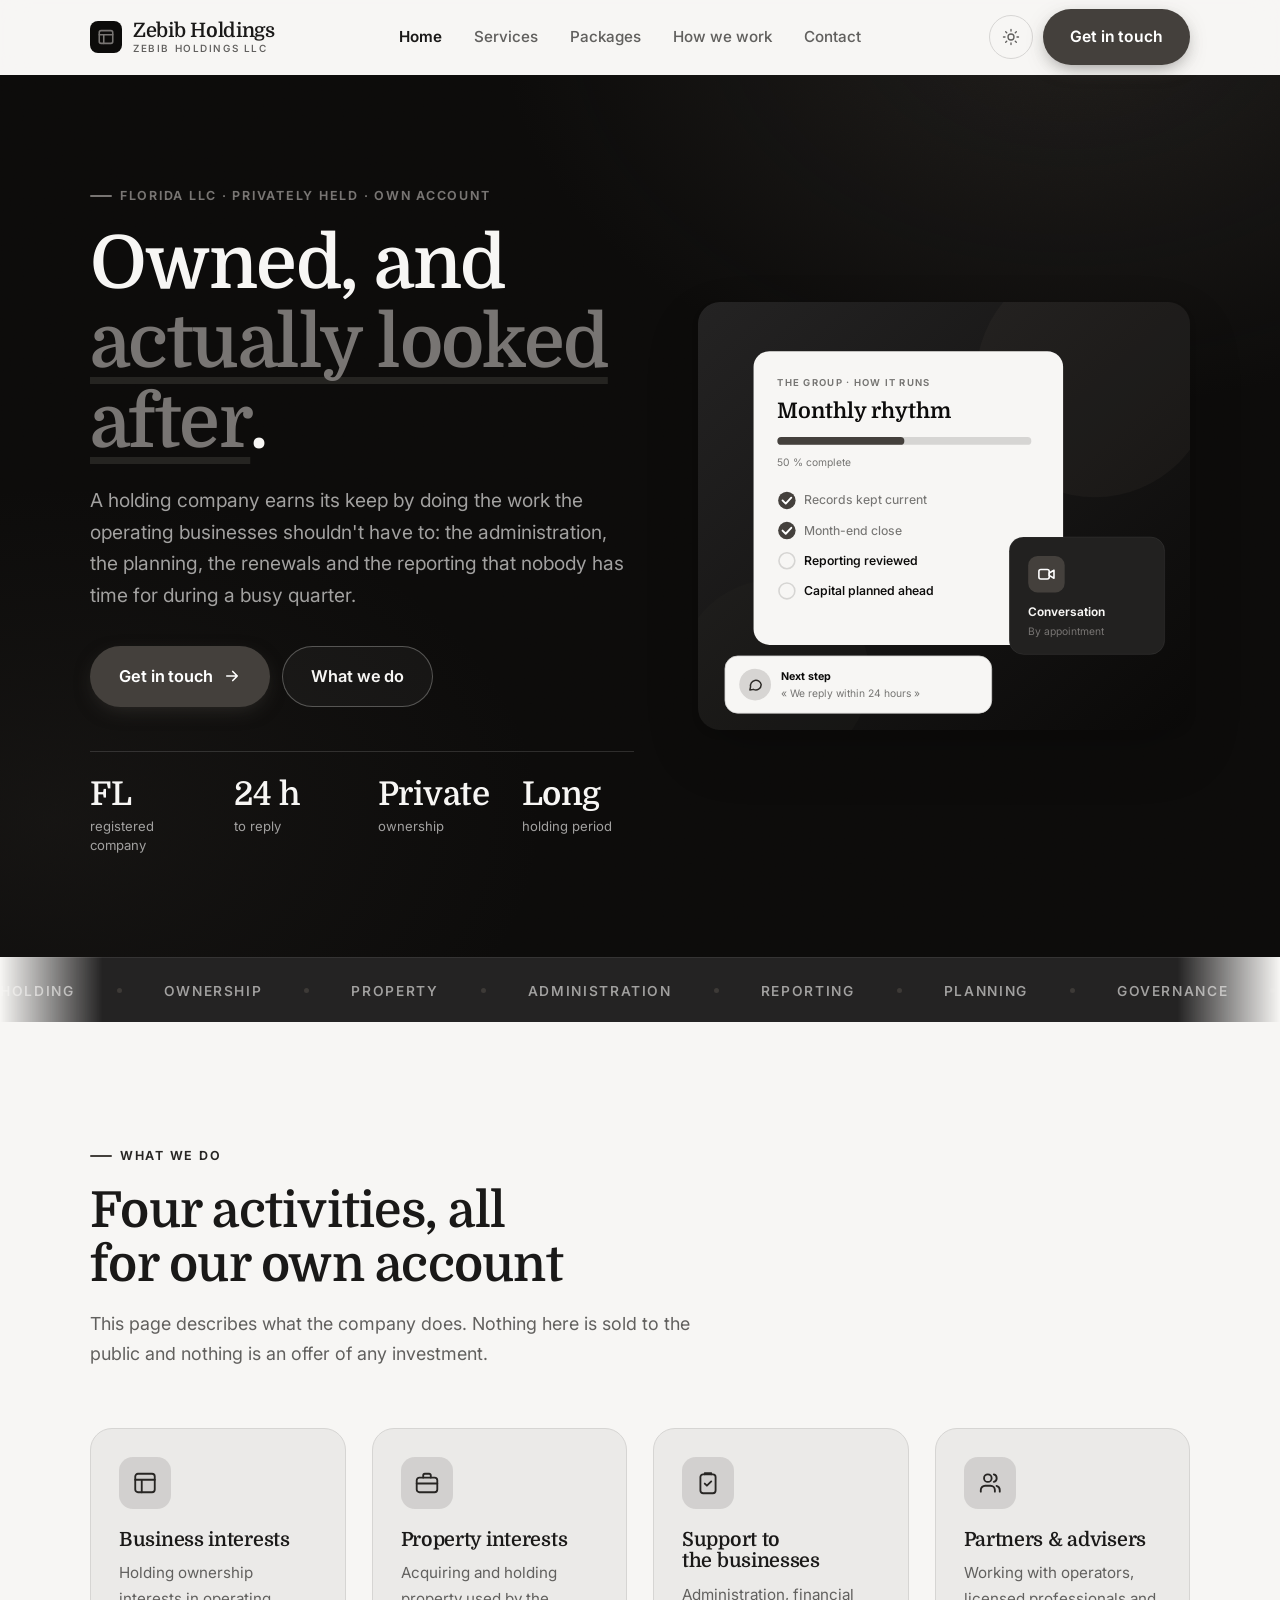
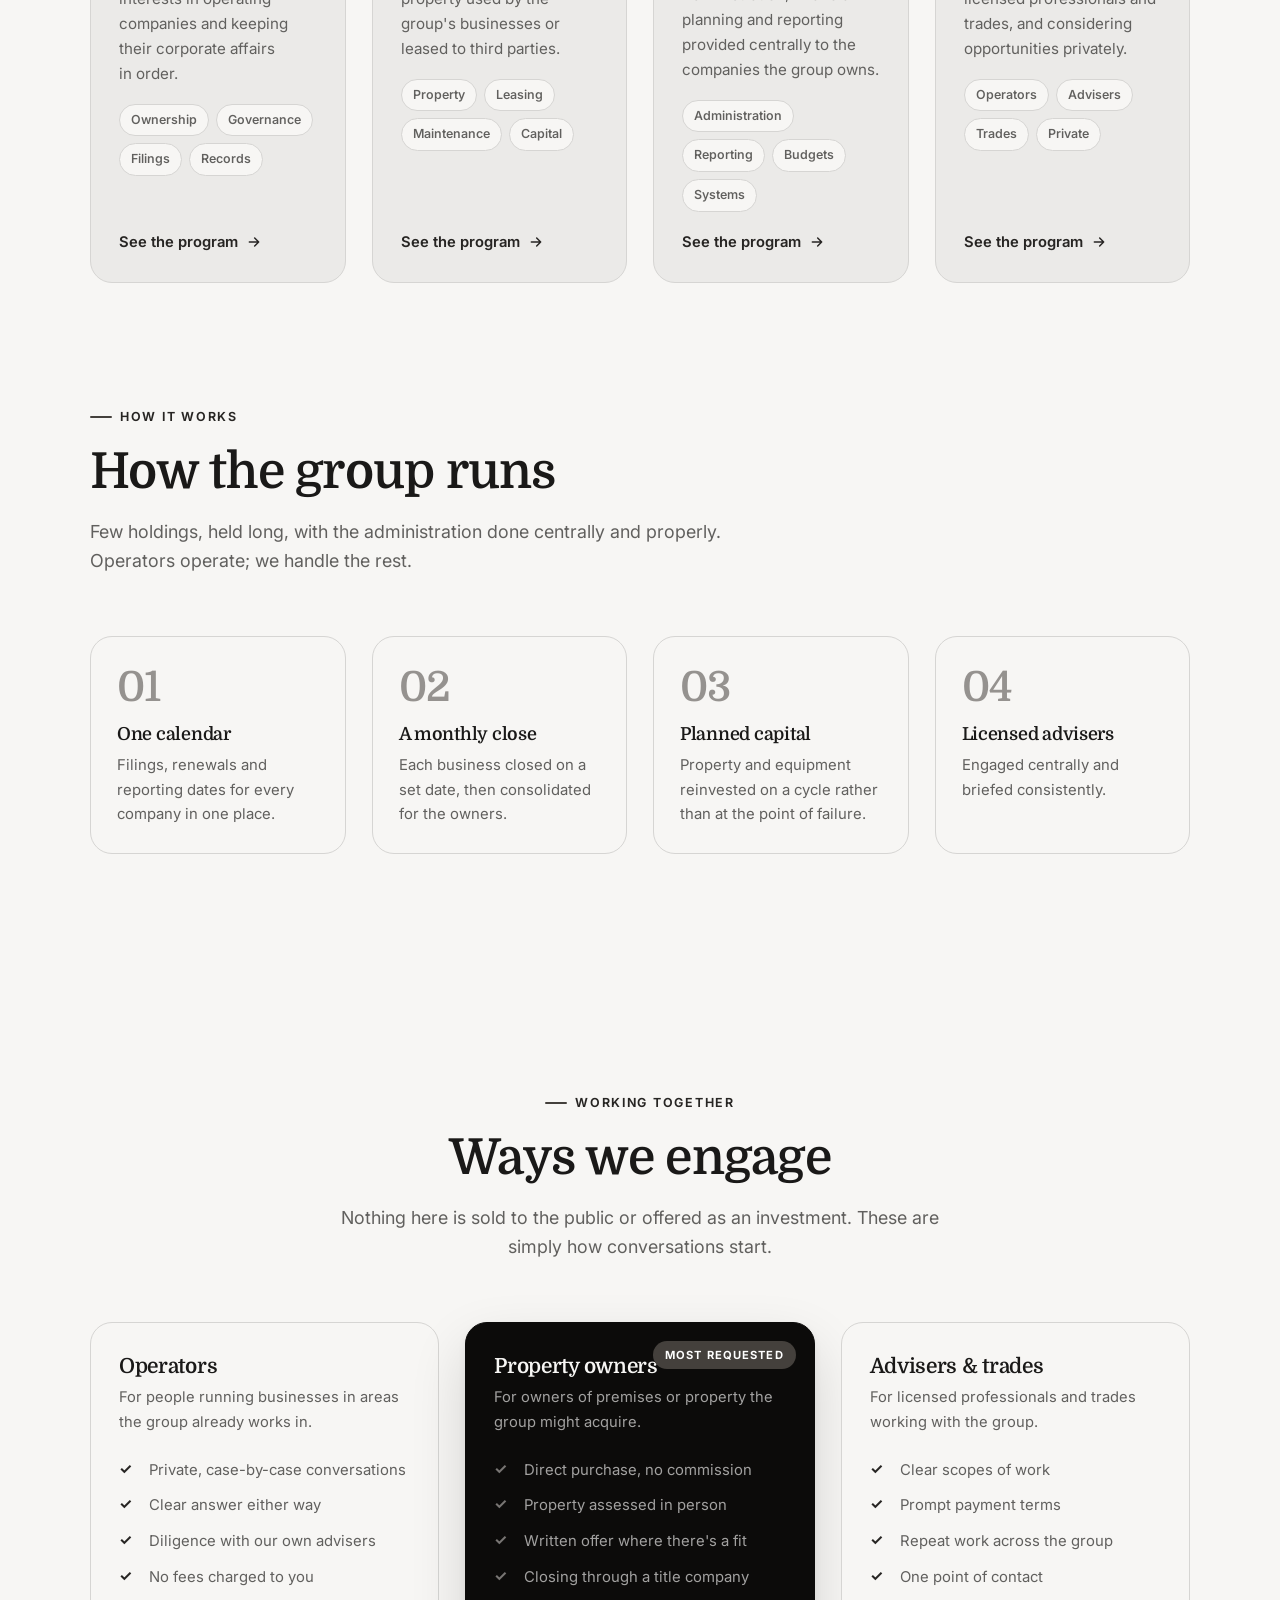
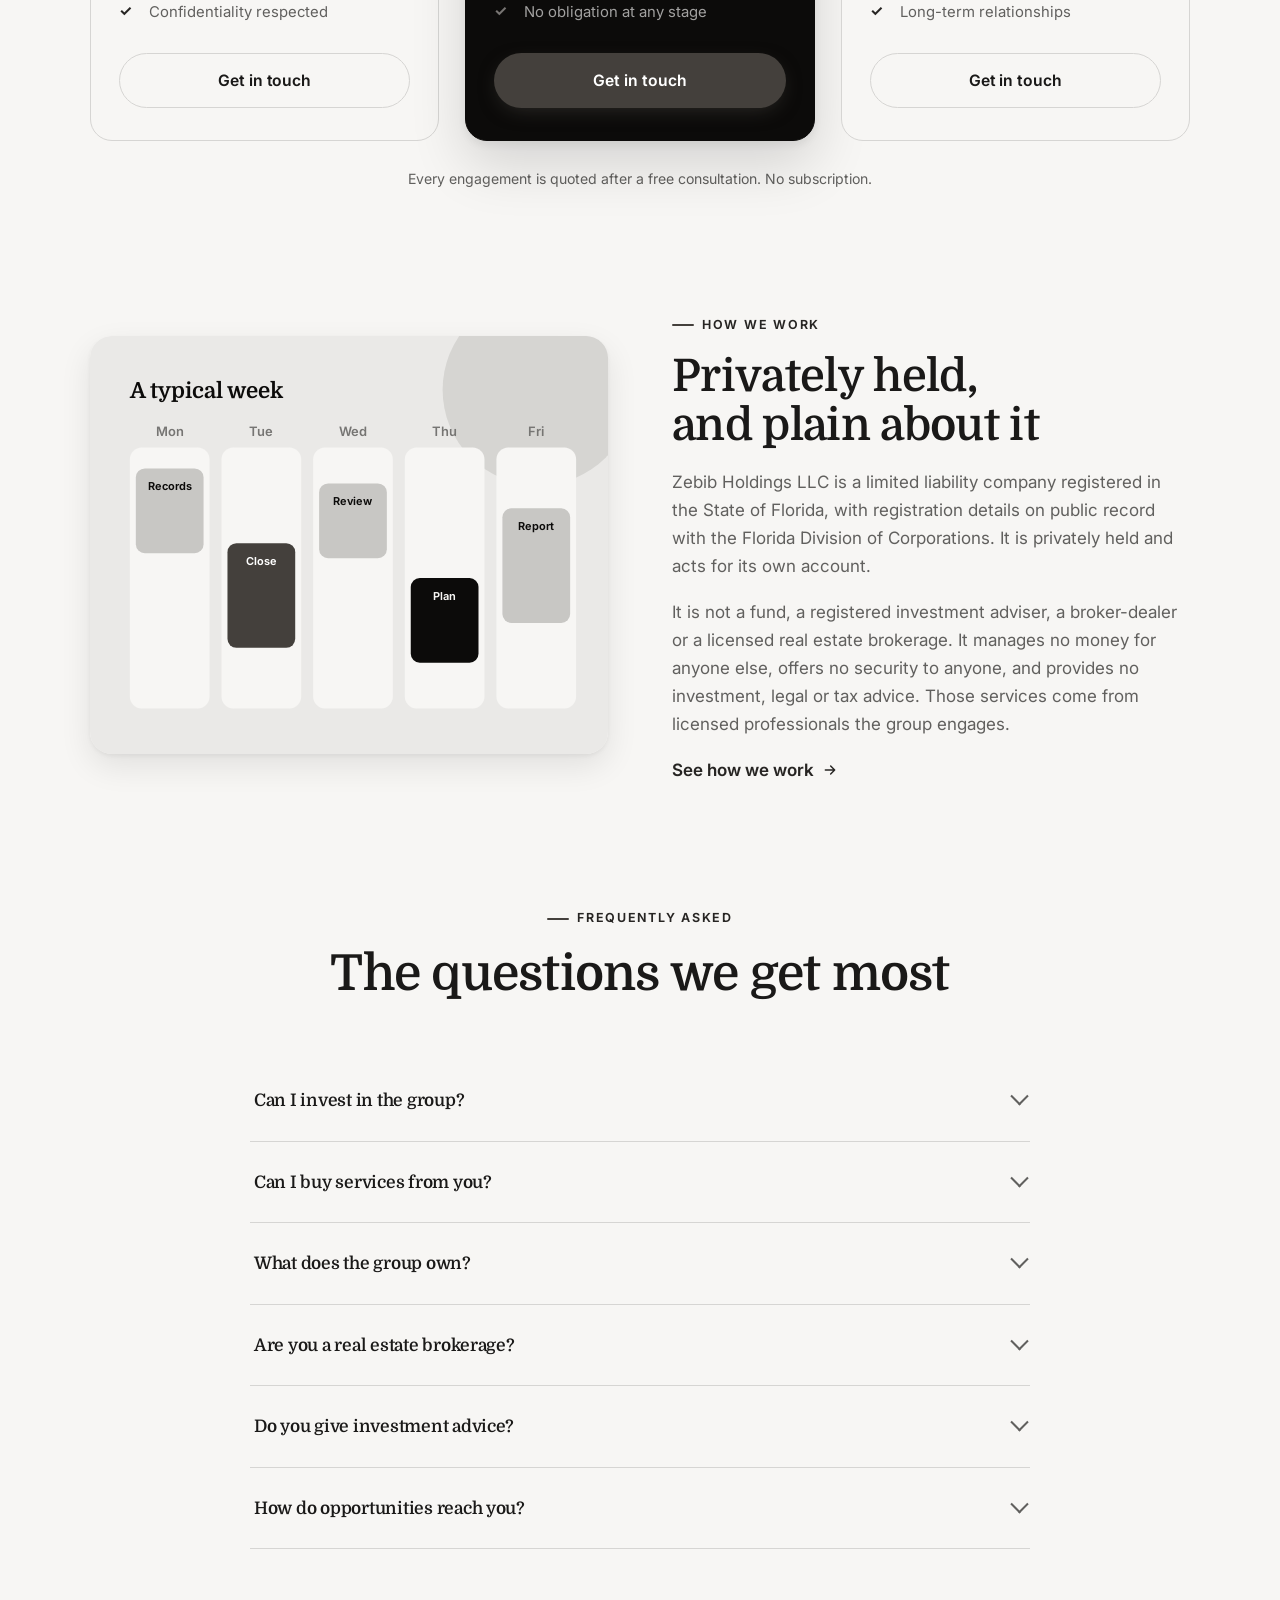
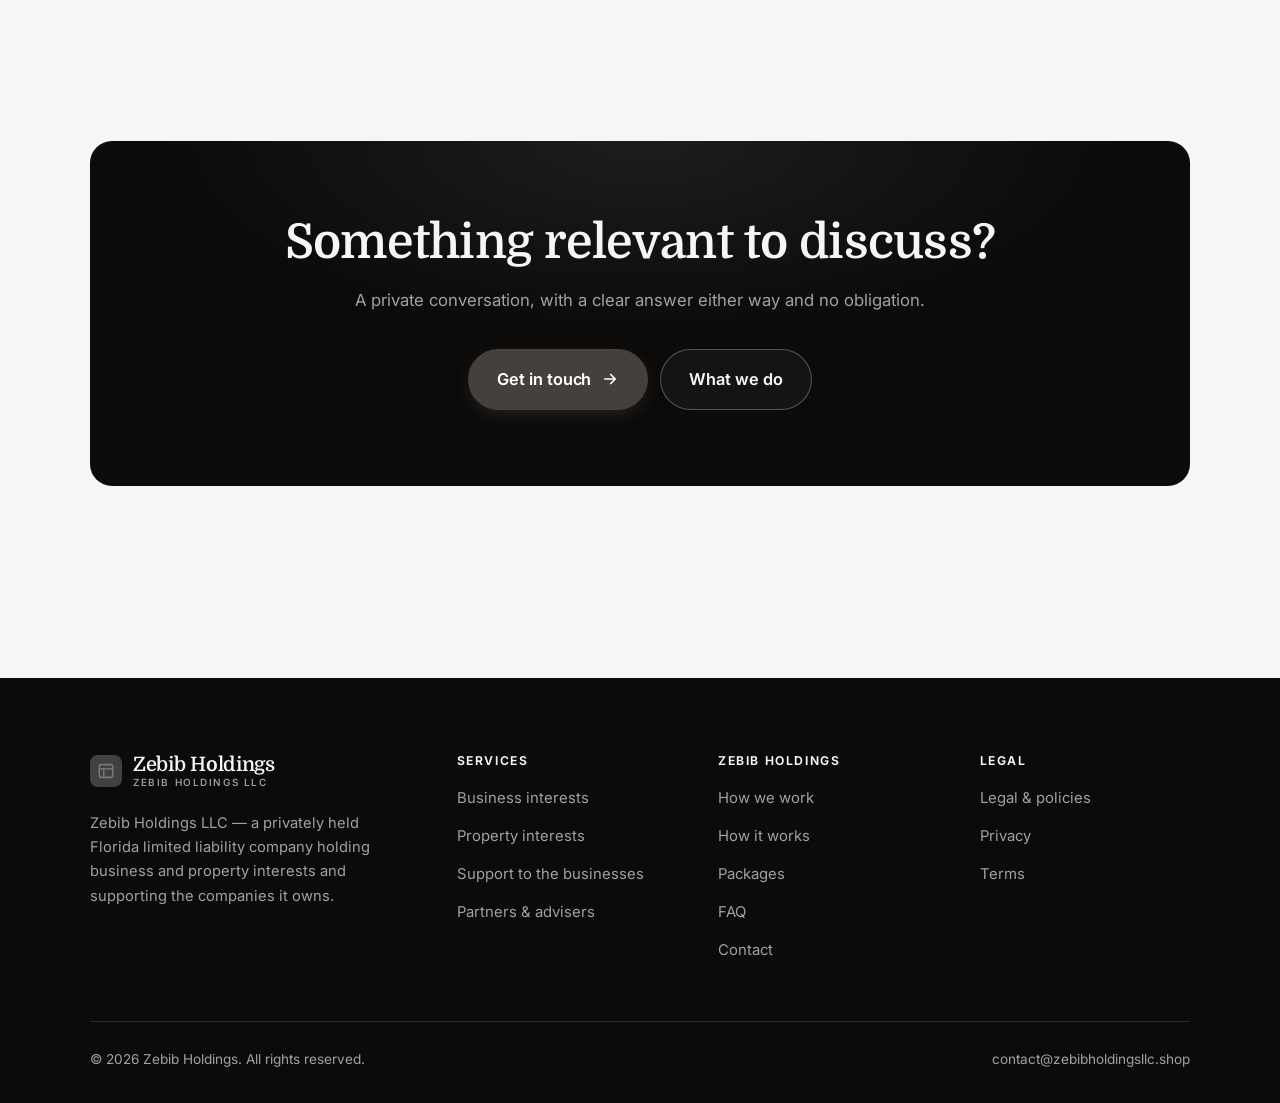
<file: index.html>
<!DOCTYPE html>
<html lang="en" class="no-js">
<head>
<meta charset="utf-8">
<meta name="viewport" content="width=device-width, initial-scale=1">
<title>Zebib Holdings LLC — a privately held holding company</title>
<meta name="description" content="Zebib Holdings LLC, a privately held Florida company holding business and property interests and providing administrative and planning support to the companies it owns.">
<link rel="canonical" href="https://zebibholdingsllc.shop/">

<meta property="og:type" content="website">
<meta property="og:url" content="https://zebibholdingsllc.shop/">
<meta property="og:site_name" content="Zebib Holdings">
<meta property="og:locale" content="en_US">
<meta property="og:title" content="Zebib Holdings LLC — a privately held holding company">
<meta property="og:description" content="Zebib Holdings LLC, a privately held Florida company holding business and property interests and providing administrative and planning support to the companies it owns.">
<meta name="theme-color" content="#0c0b0a">

<link rel="icon" href="assets/img/favicon.svg" type="image/svg+xml">
<link rel="preconnect" href="https://fonts.googleapis.com">
<link rel="preconnect" href="https://fonts.gstatic.com" crossorigin>
<link rel="stylesheet" href="https://fonts.googleapis.com/css2?family=Domine:wght@400..700&family=Inter:wght@400..700&display=swap">
<link rel="stylesheet" href="assets/css/style.css">

<!-- Thème appliqué avant le premier rendu (évite le flash) -->
<script>
document.documentElement.classList.remove('no-js');
(function(){try{var t=localStorage.getItem('site-theme');if(t){document.documentElement.setAttribute('data-theme',t);}}catch(e){}})();
</script>
<script type="application/ld+json">
{
  "@context": "https://schema.org",
  "@type": "Organization",
  "name": "Zebib Holdings",
  "url": "https://zebibholdingsllc.shop/",
  "email": "contact@zebibholdingsllc.shop",
  "description": "Zebib Holdings LLC, a privately held Florida company holding business and property interests and providing administrative and planning support to the companies it owns.",
  "areaServed": "US",
  "knowsLanguage": "en"
}
</script>
</head>

<body>
<a class="skip-link" href="#main">Skip to main content</a>

<header class="site-header">
  <nav class="wrap nav" aria-label="Main navigation">
    <a class="brand" href="index.html">
      <svg class="brand__mark" viewBox="0 0 64 64" aria-hidden="true">
        <rect class="bm-bg" width="64" height="64" rx="16"/>
        <g class="bm-ic" transform="translate(14 14) scale(1.5)" fill="none" stroke-width="2.1" stroke-linecap="round" stroke-linejoin="round"><rect x="3" y="3.5" width="18" height="17" rx="2.5"/><path d="M3 9h18M9 9v11.5"/></g>
      </svg>
      <span>Zebib Holdings<span class="brand__sub">Zebib Holdings LLC</span></span>
    </a>

    <ul class="nav__links" id="nav-links">
      <li><a href="index.html" aria-current="page">Home</a></li>
      <li><a href="programs.html">Services</a></li>
      <li><a href="index.html#pricing">Packages</a></li>
      <li><a href="about.html">How we work</a></li>
      <li><a href="contact.html">Contact</a></li>
      <li><a class="btn btn--primary" href="contact.html">Get in touch</a></li>
    </ul>

    <div class="nav__cta">
      <button class="theme-toggle" type="button" aria-label="Switch to dark theme">
        <svg class="icon-sun" viewBox="0 0 24 24" fill="none" stroke="currentColor" stroke-width="1.8" stroke-linecap="round" aria-hidden="true"><circle cx="12" cy="12" r="4"/><path d="M12 2v2m0 16v2M2 12h2m16 0h2M4.9 4.9l1.4 1.4m11.4 11.4 1.4 1.4M19.1 4.9l-1.4 1.4M6.3 17.7l-1.4 1.4"/></svg>
        <svg class="icon-moon" viewBox="0 0 24 24" fill="none" stroke="currentColor" stroke-width="1.8" stroke-linecap="round" stroke-linejoin="round" aria-hidden="true"><path d="M21 12.8A9 9 0 1 1 11.2 3a7 7 0 0 0 9.8 9.8z"/></svg>
      </button>
      <a class="btn btn--primary" href="contact.html">Get in touch</a>
      <button class="nav__toggle" type="button" aria-expanded="false" aria-controls="nav-links" aria-label="Open menu">
        <svg class="icon-open" viewBox="0 0 24 24" fill="none" stroke="currentColor" stroke-width="2" stroke-linecap="round" aria-hidden="true"><path d="M3 6h18M3 12h18M3 18h18"/></svg>
        <svg class="icon-close" viewBox="0 0 24 24" fill="none" stroke="currentColor" stroke-width="2" stroke-linecap="round" aria-hidden="true"><path d="M6 6l12 12M18 6L6 18"/></svg>
      </button>
    </div>
  </nav>
</header>

<main id="main">

<section class="hero">
  <div class="wrap hero__inner">
    <div>
      <span class="eyebrow hero__eyebrow">Florida LLC · Privately held · Own account</span>
      <h1>Owned, and<br> <em>actually looked after</em>.</h1>
      <p class="hero__lede">A holding company earns its keep by doing the work the operating businesses shouldn't have to: the administration, the planning, the renewals and the reporting that nobody has time for during a busy quarter.</p>

      <div class="hero__actions">
        <a class="btn btn--primary btn--lg" href="contact.html">Get in touch <svg viewBox="0 0 24 24" fill="none" stroke="currentColor" stroke-width="2.2" stroke-linecap="round" stroke-linejoin="round" aria-hidden="true"><path d="M5 12h14M13 6l6 6-6 6"/></svg></a>
        <a class="btn btn--on-dark btn--lg" href="programs.html">What we do</a>
      </div>

      <ul class="hero__proof">
        <li><span class="stat__num">FL</span><span class="stat__label">registered company</span></li>
        <li><span class="stat__num">24 h</span><span class="stat__label">to reply</span></li>
        <li><span class="stat__num">Private</span><span class="stat__label">ownership</span></li>
        <li><span class="stat__num">Long</span><span class="stat__label">holding period</span></li>
      </ul>
    </div>

    <div class="hero__art">
      <svg viewBox="0 0 620 540" role="img" aria-label="How the monthly rhythm works across Zebib Holdings, from records to capital planning.">
        <defs>
          <linearGradient id="hbg" x1="0" y1="0" x2="1" y2="1">
            <stop offset="0" stop-color="#242323"/><stop offset="1" stop-color="#0a0908"/>
          </linearGradient>
        </defs>
        <rect width="620" height="540" rx="22" fill="url(#hbg)"/>
        <circle cx="500" cy="96" r="150" fill="#44403c" opacity=".16"/>
        <circle cx="96" cy="470" r="120" fill="#44403c" opacity=".08"/>

        <g style="font-family: var(--font-body)">
          <!-- Carte programme -->
          <rect x="70" y="62" width="390" height="370" rx="20" fill="#f7f6f4"/>
          <text x="100" y="106" font-size="12" font-weight="650" letter-spacing="1.6" fill="#767573">THE GROUP · HOW IT RUNS</text>
          <text x="100" y="146" font-size="27" font-weight="700" fill="#0c0b0a" style="font-family: var(--font-display)">Monthly rhythm</text>
          <rect x="100" y="170" width="320" height="10" rx="5" fill="#d6d5d3"/>
          <rect x="100" y="170" width="160" height="10" rx="5" fill="#44403c"/>
          <text x="100" y="206" font-size="13" fill="#767573">50 % complete</text>
          <circle cx="112" cy="250" r="11" fill="#44403c"/><path d="M106.5 250l4 4 7-7.5" fill="none" stroke="#ffffff" stroke-width="2.4" stroke-linecap="round" stroke-linejoin="round"/><text x="134" y="255" font-size="15.5" fill="#767573" font-weight="450">Records kept current</text>
          <circle cx="112" cy="288" r="11" fill="#44403c"/><path d="M106.5 288l4 4 7-7.5" fill="none" stroke="#ffffff" stroke-width="2.4" stroke-linecap="round" stroke-linejoin="round"/><text x="134" y="293" font-size="15.5" fill="#767573" font-weight="450">Month-end close</text>
          <circle cx="112" cy="326" r="10" fill="none" stroke="#d6d5d3" stroke-width="2"/><text x="134" y="331" font-size="15.5" fill="#0c0b0a" font-weight="560">Reporting reviewed</text>
          <circle cx="112" cy="364" r="10" fill="none" stroke="#d6d5d3" stroke-width="2"/><text x="134" y="369" font-size="15.5" fill="#0c0b0a" font-weight="560">Capital planned ahead</text>

          <!-- Carte séance -->
          <rect x="392" y="296" width="196" height="148" rx="18" fill="#222120" stroke="#ffffff" stroke-opacity=".08"/>
          <rect x="416" y="320" width="46" height="46" rx="12" fill="#44403c"/>
          <g transform="translate(427 331)" fill="none" stroke="#ffffff" color="#ffffff" stroke-width="2" stroke-linecap="round" stroke-linejoin="round"><rect x="2.5" y="6" width="13" height="12" rx="2.5"/><path d="M15.5 10.5 21.5 7v10l-6-3.5z"/></g>
          <text x="416" y="396" font-size="15" font-weight="650" fill="#f7f6f4">Conversation</text>
          <text x="416" y="420" font-size="13" fill="#787573">By appointment</text>

          <!-- Retour du coach -->
          <rect x="34" y="446" width="336" height="72" rx="16" fill="#f7f6f4" stroke="#d6d5d3"/>
          <circle cx="72" cy="482" r="20" fill="#d7d5d3"/>
          <g transform="translate(62 472) scale(.84)" fill="none" stroke="#2c2a27" stroke-width="2.2" stroke-linecap="round" stroke-linejoin="round"><path d="M21 12a8 8 0 0 1-11.6 7.1L4 20l1-4.6A8 8 0 1 1 21 12z"/></g>
          <text x="104" y="476" font-size="13.5" font-weight="700" fill="#0c0b0a">Next step</text>
          <text x="104" y="498" font-size="13" fill="#767573">« We reply within 24 hours »</text>
        </g>
      </svg>
    </div>
  </div>
</section>

<div class="marquee" aria-hidden="true">
  <div class="marquee__track"><span>Holding</span><span>Ownership</span><span>Property</span><span>Administration</span><span>Reporting</span><span>Planning</span><span>Governance</span><span>Renewals</span><span>Advisers</span><span>Long term</span><span>Holding</span><span>Ownership</span><span>Property</span><span>Administration</span><span>Reporting</span><span>Planning</span><span>Governance</span><span>Renewals</span><span>Advisers</span><span>Long term</span></div>
</div>

<section class="section wrap" id="programs">
  <div class="section-head reveal">
    <span class="eyebrow">What we do</span>
    <h2>Four activities, all for our own account</h2>
    <p>This page describes what the company does. Nothing here is sold to the public and nothing is an offer of any investment.</p>
  </div>
  <div class="grid grid--4 reveal-group">
    <a class="card" href="programs.html#interests">
      <div class="card__icon"><svg viewBox="0 0 24 24" fill="none" stroke="currentColor" stroke-width="1.7" stroke-linecap="round" stroke-linejoin="round" aria-hidden="true"><rect x="3" y="3.5" width="18" height="17" rx="2.5"/><path d="M3 9h18M9 9v11.5"/></svg></div>
      <h3>Business interests</h3>
      <p>Holding ownership interests in operating companies and keeping their corporate affairs in order.</p>
      <ul class="tags"><li>Ownership</li><li>Governance</li><li>Filings</li><li>Records</li></ul>
      <span class="arrow-link">See the program <svg viewBox="0 0 24 24" fill="none" stroke="currentColor" stroke-width="2.2" stroke-linecap="round" stroke-linejoin="round" aria-hidden="true"><path d="M5 12h14M13 6l6 6-6 6"/></svg></span>
    </a>
    <a class="card" href="programs.html#property">
      <div class="card__icon"><svg viewBox="0 0 24 24" fill="none" stroke="currentColor" stroke-width="1.7" stroke-linecap="round" stroke-linejoin="round" aria-hidden="true"><rect x="2.5" y="7" width="19" height="13.5" rx="2.5"/><path d="M8.5 7V5a1.5 1.5 0 0 1 1.5-1.5h4A1.5 1.5 0 0 1 15.5 5v2M2.5 12.5h19"/></svg></div>
      <h3>Property interests</h3>
      <p>Acquiring and holding property used by the group's businesses or leased to third parties.</p>
      <ul class="tags"><li>Property</li><li>Leasing</li><li>Maintenance</li><li>Capital</li></ul>
      <span class="arrow-link">See the program <svg viewBox="0 0 24 24" fill="none" stroke="currentColor" stroke-width="2.2" stroke-linecap="round" stroke-linejoin="round" aria-hidden="true"><path d="M5 12h14M13 6l6 6-6 6"/></svg></span>
    </a>
    <a class="card" href="programs.html#support">
      <div class="card__icon"><svg viewBox="0 0 24 24" fill="none" stroke="currentColor" stroke-width="1.7" stroke-linecap="round" stroke-linejoin="round" aria-hidden="true"><rect x="5" y="4" width="14" height="17.5" rx="2.5"/><path d="M9 4V3h6v1M9 12.5l2 2 4-4"/></svg></div>
      <h3>Support to the businesses</h3>
      <p>Administration, financial planning and reporting provided centrally to the companies the group owns.</p>
      <ul class="tags"><li>Administration</li><li>Reporting</li><li>Budgets</li><li>Systems</li></ul>
      <span class="arrow-link">See the program <svg viewBox="0 0 24 24" fill="none" stroke="currentColor" stroke-width="2.2" stroke-linecap="round" stroke-linejoin="round" aria-hidden="true"><path d="M5 12h14M13 6l6 6-6 6"/></svg></span>
    </a>
    <a class="card" href="programs.html#partners">
      <div class="card__icon"><svg viewBox="0 0 24 24" fill="none" stroke="currentColor" stroke-width="1.7" stroke-linecap="round" stroke-linejoin="round" aria-hidden="true"><path d="M16.5 20v-1.5a4 4 0 0 0-4-4h-5a4 4 0 0 0-4 4V20"/><circle cx="10" cy="7.5" r="3.5"/><path d="M21 20v-1.5a4 4 0 0 0-3-3.9M15.5 4.1a3.5 3.5 0 0 1 0 6.8"/></svg></div>
      <h3>Partners &amp; advisers</h3>
      <p>Working with operators, licensed professionals and trades, and considering opportunities privately.</p>
      <ul class="tags"><li>Operators</li><li>Advisers</li><li>Trades</li><li>Private</li></ul>
      <span class="arrow-link">See the program <svg viewBox="0 0 24 24" fill="none" stroke="currentColor" stroke-width="2.2" stroke-linecap="round" stroke-linejoin="round" aria-hidden="true"><path d="M5 12h14M13 6l6 6-6 6"/></svg></span>
    </a>
  </div>
</section>

<section class="section section--flush wrap" id="how-it-works">
  <div class="section-head reveal">
    <span class="eyebrow">How it works</span>
    <h2>How the group runs</h2>
    <p>Few holdings, held long, with the administration done centrally and properly. Operators operate; we handle the rest.</p>
  </div>
  <div class="grid grid--4 steps reveal-group">
    <article class="step">
      <h3>One calendar</h3>
      <p>Filings, renewals and reporting dates for every company in one place.</p>
    </article>
    <article class="step">
      <h3>A monthly close</h3>
      <p>Each business closed on a set date, then consolidated for the owners.</p>
    </article>
    <article class="step">
      <h3>Planned capital</h3>
      <p>Property and equipment reinvested on a cycle rather than at the point of failure.</p>
    </article>
    <article class="step">
      <h3>Licensed advisers</h3>
      <p>Engaged centrally and briefed consistently.</p>
    </article>
  </div>
</section>

<section class="section wrap" id="pricing">
  <div class="section-head section-head--center reveal">
    <span class="eyebrow">Working together</span>
    <h2>Ways we engage</h2>
    <p>Nothing here is sold to the public or offered as an investment. These are simply how conversations start.</p>
  </div>
  <div class="grid grid--3 plans reveal-group">
    <article class="plan">
      
      <h3>Operators</h3>
      <p class="plan__desc">For people running businesses in areas the group already works in.</p>
      
      <ul class="plan__features">
        <li>Private, case-by-case conversations</li>
        <li>Clear answer either way</li>
        <li>Diligence with our own advisers</li>
        <li>No fees charged to you</li>
        <li>Confidentiality respected</li>
      </ul>
      <a class="btn btn--ghost btn--block" href="contact.html">Get in touch</a>
    </article>
    <article class="plan plan--featured">
      <span class="plan__tag">Most requested</span>
      <h3>Property owners</h3>
      <p class="plan__desc">For owners of premises or property the group might acquire.</p>
      
      <ul class="plan__features">
        <li>Direct purchase, no commission</li>
        <li>Property assessed in person</li>
        <li>Written offer where there's a fit</li>
        <li>Closing through a title company</li>
        <li>No obligation at any stage</li>
      </ul>
      <a class="btn btn--primary btn--block" href="contact.html">Get in touch</a>
    </article>
    <article class="plan">
      
      <h3>Advisers &amp; trades</h3>
      <p class="plan__desc">For licensed professionals and trades working with the group.</p>
      
      <ul class="plan__features">
        <li>Clear scopes of work</li>
        <li>Prompt payment terms</li>
        <li>Repeat work across the group</li>
        <li>One point of contact</li>
        <li>Long-term relationships</li>
      </ul>
      <a class="btn btn--ghost btn--block" href="contact.html">Get in touch</a>
    </article>
  </div>
  <p class="plans-note">Every engagement is quoted after a free consultation. No subscription.</p>
</section>

<section class="section section--flush wrap">
  <div class="split reveal">
    <div class="split__art">
      <svg viewBox="0 0 520 420" role="img" aria-label="Example of a typical week: Records, Close, Review, Plan, Report.">
        <rect width="520" height="420" rx="20" fill="#eae9e7"/>
        <circle cx="450" cy="54" r="96" fill="#44403c" opacity=".12"/>
        <g style="font-family: var(--font-body)">
        <text x="40" y="62" font-size="22" font-weight="700" fill="#0c0b0a" style="font-family: var(--font-display)">A typical week</text>
        <text x="80" y="100" text-anchor="middle" font-size="13" font-weight="600" fill="#767573">Mon</text>
        <rect x="40" y="112" width="80" height="262" rx="12" fill="#f7f6f4"/>
        <rect x="46" y="133" width="68" height="85" rx="9" fill="#c8c7c4"/>
        <text x="80" y="155" text-anchor="middle" font-size="11" font-weight="650" fill="#0c0b0a">Records</text>
        <text x="172" y="100" text-anchor="middle" font-size="13" font-weight="600" fill="#767573">Tue</text>
        <rect x="132" y="112" width="80" height="262" rx="12" fill="#f7f6f4"/>
        <rect x="138" y="208" width="68" height="105" rx="9" fill="#44403c"/>
        <text x="172" y="230" text-anchor="middle" font-size="11" font-weight="650" fill="#ffffff">Close</text>
        <text x="264" y="100" text-anchor="middle" font-size="13" font-weight="600" fill="#767573">Wed</text>
        <rect x="224" y="112" width="80" height="262" rx="12" fill="#f7f6f4"/>
        <rect x="230" y="148" width="68" height="75" rx="9" fill="#c8c7c4"/>
        <text x="264" y="170" text-anchor="middle" font-size="11" font-weight="650" fill="#0c0b0a">Review</text>
        <text x="356" y="100" text-anchor="middle" font-size="13" font-weight="600" fill="#767573">Thu</text>
        <rect x="316" y="112" width="80" height="262" rx="12" fill="#f7f6f4"/>
        <rect x="322" y="243" width="68" height="85" rx="9" fill="#0c0b0a"/>
        <text x="356" y="265" text-anchor="middle" font-size="11" font-weight="650" fill="#f7f6f4">Plan</text>
        <text x="448" y="100" text-anchor="middle" font-size="13" font-weight="600" fill="#767573">Fri</text>
        <rect x="408" y="112" width="80" height="262" rx="12" fill="#f7f6f4"/>
        <rect x="414" y="173" width="68" height="115" rx="9" fill="#c8c7c4"/>
        <text x="448" y="195" text-anchor="middle" font-size="11" font-weight="650" fill="#0c0b0a">Report</text>
        </g>
      </svg>
    </div>
    <div>
      <span class="eyebrow">How we work</span>
      <h2>Privately held, and plain about it</h2>
      <p>Zebib Holdings LLC is a limited liability company registered in the State of Florida, with registration details on public record with the Florida Division of Corporations. It is privately held and acts for its own account.</p>
      <p>It is not a fund, a registered investment adviser, a broker-dealer or a licensed real estate brokerage. It manages no money for anyone else, offers no security to anyone, and provides no investment, legal or tax advice. Those services come from licensed professionals the group engages.</p>
      <p><a class="arrow-link" href="about.html">See how we work <svg viewBox="0 0 24 24" fill="none" stroke="currentColor" stroke-width="2.2" stroke-linecap="round" stroke-linejoin="round" aria-hidden="true"><path d="M5 12h14M13 6l6 6-6 6"/></svg></a></p>
    </div>
  </div>
</section>

<section class="section section--flush wrap" id="faq">
  <div class="section-head section-head--center reveal">
    <span class="eyebrow">Frequently asked</span>
    <h2>The questions we get most</h2>
  </div>
  <div class="faq reveal">
    <details>
      <summary>Can I invest in the group?</summary>
      <p>No. The company is privately held and makes no offer of any security or investment to anyone.</p>
    </details>
    <details>
      <summary>Can I buy services from you?</summary>
      <p>No. The administrative and planning work described here is provided to companies within the group only.</p>
    </details>
    <details>
      <summary>What does the group own?</summary>
      <p>Business and property interests held for the long term. We'll describe them in a private conversation where there's a reason to.</p>
    </details>
    <details>
      <summary>Are you a real estate brokerage?</summary>
      <p>No. Property is bought and held for our own account. We represent nobody and charge no commission.</p>
    </details>
    <details>
      <summary>Do you give investment advice?</summary>
      <p>No, to anyone. Nothing on this site is advice of any kind.</p>
    </details>
    <details>
      <summary>How do opportunities reach you?</summary>
      <p>Through operators, advisers and professionals the group already works with, privately and case by case.</p>
    </details>
  </div>
</section>

<section class="wrap section--tight">
  <div class="cta-band reveal">
    <h2>Something relevant to discuss?</h2>
    <p>A private conversation, with a clear answer either way and no obligation.</p>
    <div class="hero__actions">
      <a class="btn btn--primary btn--lg" href="contact.html">Get in touch <svg viewBox="0 0 24 24" fill="none" stroke="currentColor" stroke-width="2.2" stroke-linecap="round" stroke-linejoin="round" aria-hidden="true"><path d="M5 12h14M13 6l6 6-6 6"/></svg></a>
      <a class="btn btn--on-dark btn--lg" href="programs.html">What we do</a>
    </div>
  </div>
</section>

</main>

<footer class="site-footer">
  <div class="wrap">
    <div class="footer__grid">
      <div class="footer__brand">
        <a class="brand" href="index.html">
          <svg class="brand__mark" viewBox="0 0 64 64" aria-hidden="true">
        <rect class="bm-bg" width="64" height="64" rx="16"/>
        <g class="bm-ic" transform="translate(14 14) scale(1.5)" fill="none" stroke-width="2.1" stroke-linecap="round" stroke-linejoin="round"><rect x="3" y="3.5" width="18" height="17" rx="2.5"/><path d="M3 9h18M9 9v11.5"/></g>
      </svg>
          <span>Zebib Holdings<span class="brand__sub">Zebib Holdings LLC</span></span>
        </a>
        <p>Zebib Holdings LLC — a privately held Florida limited liability company holding business and property interests and supporting the companies it owns.</p>
      </div>

      <div class="footer__col">
        <h4>Services</h4>
        <ul>
          <li><a href="programs.html#interests">Business interests</a></li>
          <li><a href="programs.html#property">Property interests</a></li>
          <li><a href="programs.html#support">Support to the businesses</a></li>
          <li><a href="programs.html#partners">Partners &amp; advisers</a></li>
        </ul>
      </div>

      <div class="footer__col">
        <h4>Zebib Holdings</h4>
        <ul>
          <li><a href="about.html">How we work</a></li>
          <li><a href="index.html#how-it-works">How it works</a></li>
          <li><a href="index.html#pricing">Packages</a></li>
          <li><a href="index.html#faq">FAQ</a></li>
          <li><a href="contact.html">Contact</a></li>
        </ul>
      </div>

      <div class="footer__col">
        <h4>Legal</h4>
        <ul>
          <li><a href="legal.html">Legal &amp; policies</a></li>
          <li><a href="legal.html#privacy">Privacy</a></li>
          <li><a href="legal.html#terms">Terms</a></li>
        </ul>
      </div>
    </div>

    <div class="footer__bottom">
      <p>© <span data-year>2026</span> Zebib Holdings. All rights reserved.</p>
      <p><a href="mailto:contact@zebibholdingsllc.shop">contact@zebibholdingsllc.shop</a></p>
    </div>
  </div>
</footer>

<script src="assets/js/main.js" defer></script>
</body>
</html>
</file>
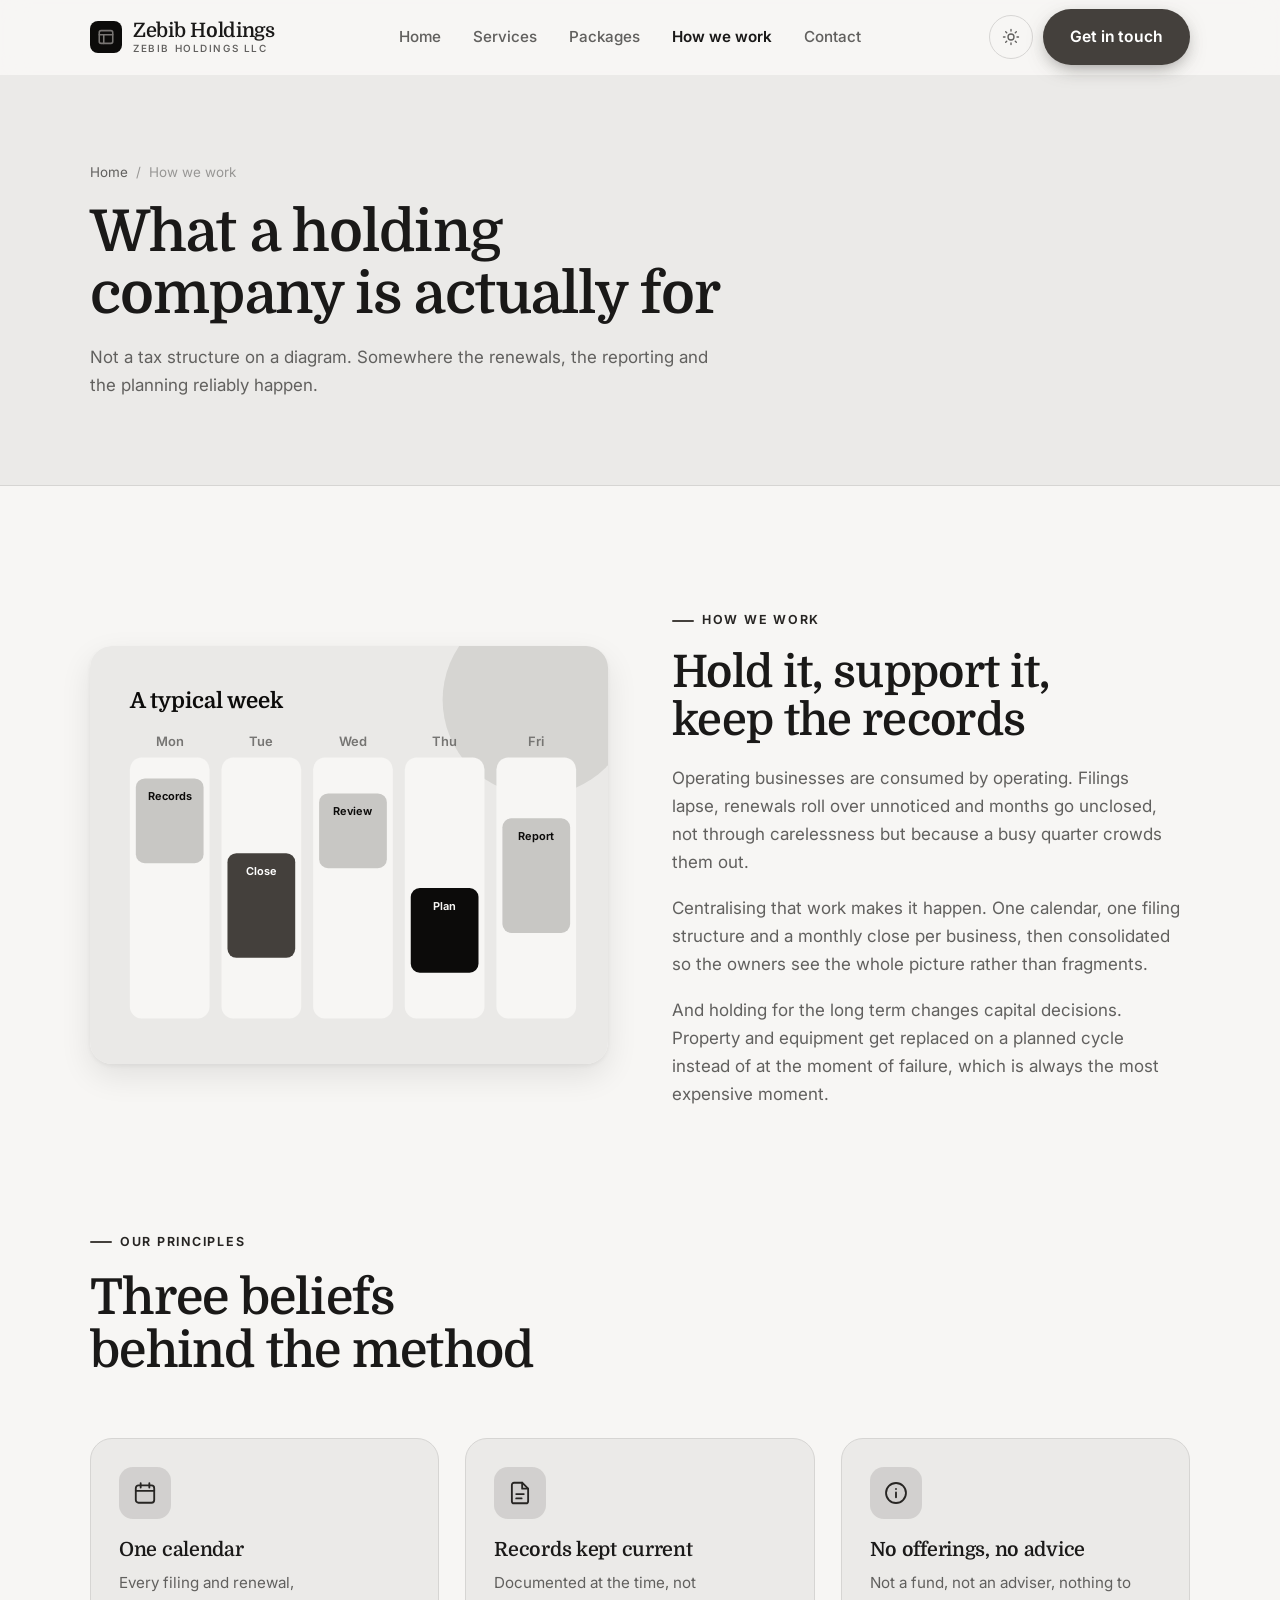
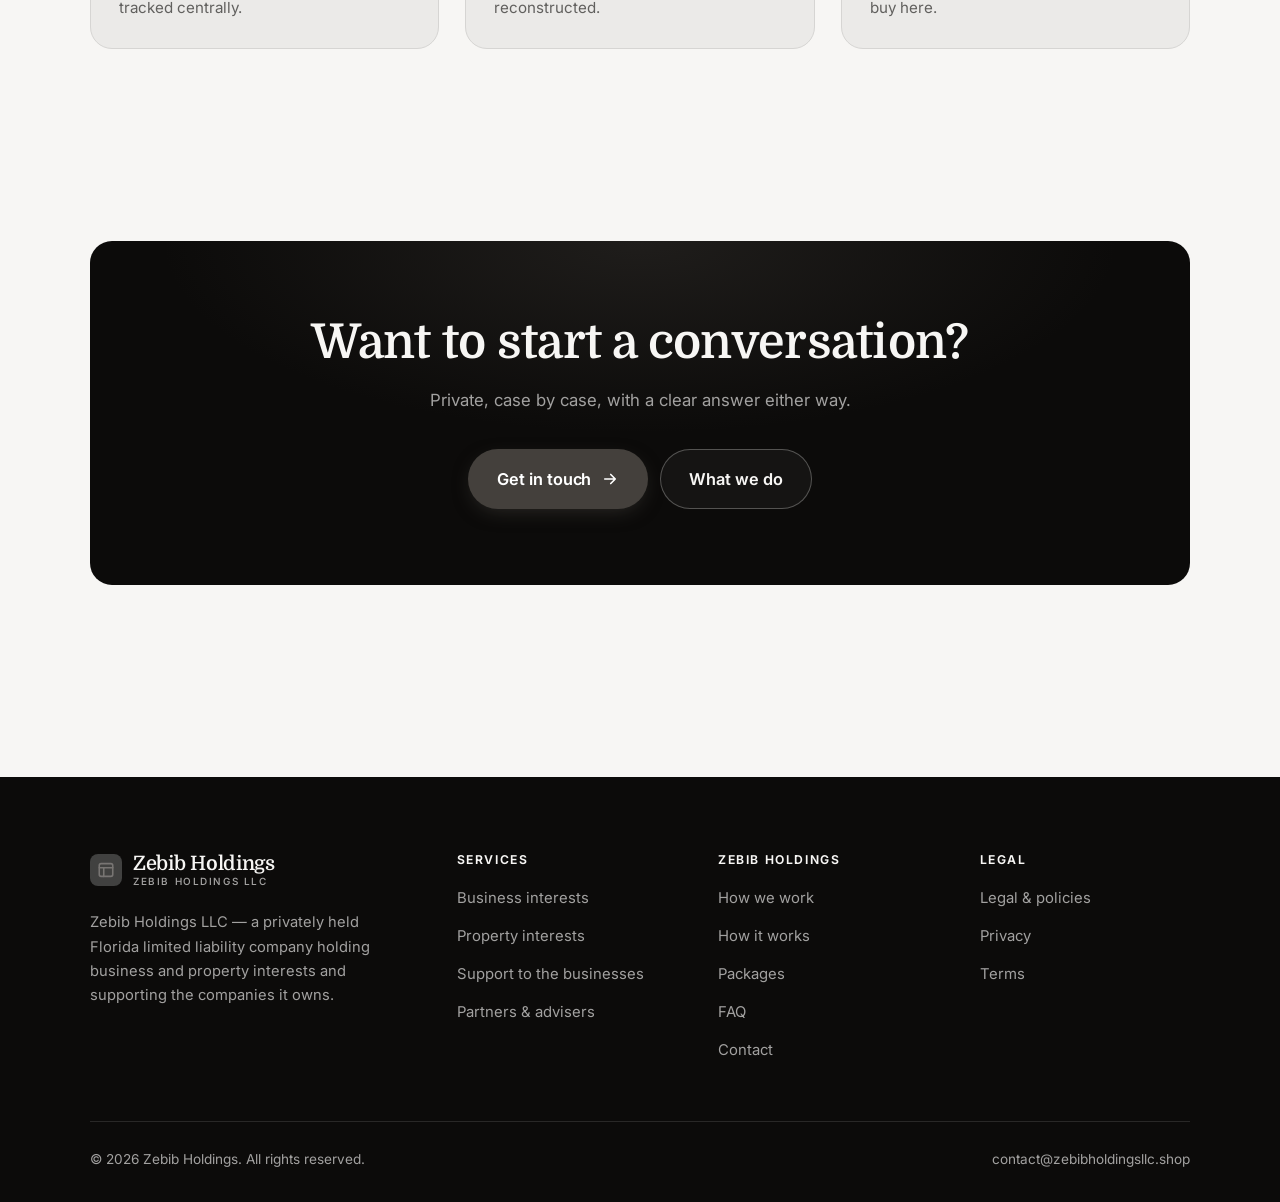
<file: about.html>
<!DOCTYPE html>
<html lang="en" class="no-js">
<head>
<meta charset="utf-8">
<meta name="viewport" content="width=device-width, initial-scale=1">
<title>How we work — Zebib Holdings</title>
<meta name="description" content="About Zebib Holdings LLC, a privately held Florida limited liability company.">
<link rel="canonical" href="https://zebibholdingsllc.shop/about.html">

<meta property="og:type" content="website">
<meta property="og:url" content="https://zebibholdingsllc.shop/about.html">
<meta property="og:site_name" content="Zebib Holdings">
<meta property="og:locale" content="en_US">
<meta property="og:title" content="How we work — Zebib Holdings">
<meta property="og:description" content="About Zebib Holdings LLC, a privately held Florida limited liability company.">
<meta name="theme-color" content="#0c0b0a">

<link rel="icon" href="assets/img/favicon.svg" type="image/svg+xml">
<link rel="preconnect" href="https://fonts.googleapis.com">
<link rel="preconnect" href="https://fonts.gstatic.com" crossorigin>
<link rel="stylesheet" href="https://fonts.googleapis.com/css2?family=Domine:wght@400..700&family=Inter:wght@400..700&display=swap">
<link rel="stylesheet" href="assets/css/style.css">

<!-- Thème appliqué avant le premier rendu (évite le flash) -->
<script>
document.documentElement.classList.remove('no-js');
(function(){try{var t=localStorage.getItem('site-theme');if(t){document.documentElement.setAttribute('data-theme',t);}}catch(e){}})();
</script>
</head>

<body>
<a class="skip-link" href="#main">Skip to main content</a>

<header class="site-header">
  <nav class="wrap nav" aria-label="Main navigation">
    <a class="brand" href="index.html">
      <svg class="brand__mark" viewBox="0 0 64 64" aria-hidden="true">
        <rect class="bm-bg" width="64" height="64" rx="16"/>
        <g class="bm-ic" transform="translate(14 14) scale(1.5)" fill="none" stroke-width="2.1" stroke-linecap="round" stroke-linejoin="round"><rect x="3" y="3.5" width="18" height="17" rx="2.5"/><path d="M3 9h18M9 9v11.5"/></g>
      </svg>
      <span>Zebib Holdings<span class="brand__sub">Zebib Holdings LLC</span></span>
    </a>

    <ul class="nav__links" id="nav-links">
      <li><a href="index.html">Home</a></li>
      <li><a href="programs.html">Services</a></li>
      <li><a href="index.html#pricing">Packages</a></li>
      <li><a href="about.html" aria-current="page">How we work</a></li>
      <li><a href="contact.html">Contact</a></li>
      <li><a class="btn btn--primary" href="contact.html">Get in touch</a></li>
    </ul>

    <div class="nav__cta">
      <button class="theme-toggle" type="button" aria-label="Switch to dark theme">
        <svg class="icon-sun" viewBox="0 0 24 24" fill="none" stroke="currentColor" stroke-width="1.8" stroke-linecap="round" aria-hidden="true"><circle cx="12" cy="12" r="4"/><path d="M12 2v2m0 16v2M2 12h2m16 0h2M4.9 4.9l1.4 1.4m11.4 11.4 1.4 1.4M19.1 4.9l-1.4 1.4M6.3 17.7l-1.4 1.4"/></svg>
        <svg class="icon-moon" viewBox="0 0 24 24" fill="none" stroke="currentColor" stroke-width="1.8" stroke-linecap="round" stroke-linejoin="round" aria-hidden="true"><path d="M21 12.8A9 9 0 1 1 11.2 3a7 7 0 0 0 9.8 9.8z"/></svg>
      </button>
      <a class="btn btn--primary" href="contact.html">Get in touch</a>
      <button class="nav__toggle" type="button" aria-expanded="false" aria-controls="nav-links" aria-label="Open menu">
        <svg class="icon-open" viewBox="0 0 24 24" fill="none" stroke="currentColor" stroke-width="2" stroke-linecap="round" aria-hidden="true"><path d="M3 6h18M3 12h18M3 18h18"/></svg>
        <svg class="icon-close" viewBox="0 0 24 24" fill="none" stroke="currentColor" stroke-width="2" stroke-linecap="round" aria-hidden="true"><path d="M6 6l12 12M18 6L6 18"/></svg>
      </button>
    </div>
  </nav>
</header>

<main id="main">

<section class="page-head">
  <div class="wrap">
    <nav class="breadcrumb" aria-label="Breadcrumb">
      <a href="index.html">Home</a><span>/</span><span aria-current="page">How we work</span>
    </nav>
    <h1>What a holding company is actually for</h1>
    <p>Not a tax structure on a diagram. Somewhere the renewals, the reporting and the planning reliably happen.</p>
  </div>
</section>

<section class="section wrap">
  <div class="split reveal">
    <div class="split__art">
      <svg viewBox="0 0 520 420" role="img" aria-label="Example of a typical week: Records, Close, Review, Plan, Report.">
        <rect width="520" height="420" rx="20" fill="#eae9e7"/>
        <circle cx="450" cy="54" r="96" fill="#44403c" opacity=".12"/>
        <g style="font-family: var(--font-body)">
        <text x="40" y="62" font-size="22" font-weight="700" fill="#0c0b0a" style="font-family: var(--font-display)">A typical week</text>
        <text x="80" y="100" text-anchor="middle" font-size="13" font-weight="600" fill="#767573">Mon</text>
        <rect x="40" y="112" width="80" height="262" rx="12" fill="#f7f6f4"/>
        <rect x="46" y="133" width="68" height="85" rx="9" fill="#c8c7c4"/>
        <text x="80" y="155" text-anchor="middle" font-size="11" font-weight="650" fill="#0c0b0a">Records</text>
        <text x="172" y="100" text-anchor="middle" font-size="13" font-weight="600" fill="#767573">Tue</text>
        <rect x="132" y="112" width="80" height="262" rx="12" fill="#f7f6f4"/>
        <rect x="138" y="208" width="68" height="105" rx="9" fill="#44403c"/>
        <text x="172" y="230" text-anchor="middle" font-size="11" font-weight="650" fill="#ffffff">Close</text>
        <text x="264" y="100" text-anchor="middle" font-size="13" font-weight="600" fill="#767573">Wed</text>
        <rect x="224" y="112" width="80" height="262" rx="12" fill="#f7f6f4"/>
        <rect x="230" y="148" width="68" height="75" rx="9" fill="#c8c7c4"/>
        <text x="264" y="170" text-anchor="middle" font-size="11" font-weight="650" fill="#0c0b0a">Review</text>
        <text x="356" y="100" text-anchor="middle" font-size="13" font-weight="600" fill="#767573">Thu</text>
        <rect x="316" y="112" width="80" height="262" rx="12" fill="#f7f6f4"/>
        <rect x="322" y="243" width="68" height="85" rx="9" fill="#0c0b0a"/>
        <text x="356" y="265" text-anchor="middle" font-size="11" font-weight="650" fill="#f7f6f4">Plan</text>
        <text x="448" y="100" text-anchor="middle" font-size="13" font-weight="600" fill="#767573">Fri</text>
        <rect x="408" y="112" width="80" height="262" rx="12" fill="#f7f6f4"/>
        <rect x="414" y="173" width="68" height="115" rx="9" fill="#c8c7c4"/>
        <text x="448" y="195" text-anchor="middle" font-size="11" font-weight="650" fill="#0c0b0a">Report</text>
        </g>
      </svg>
    </div>
    <div>
      <span class="eyebrow">How we work</span>
      <h2>Hold it, support it, keep the records</h2>
      <p>Operating businesses are consumed by operating. Filings lapse, renewals roll over unnoticed and months go unclosed, not through carelessness but because a busy quarter crowds them out.</p>
      <p>Centralising that work makes it happen. One calendar, one filing structure and a monthly close per business, then consolidated so the owners see the whole picture rather than fragments.</p>
      <p>And holding for the long term changes capital decisions. Property and equipment get replaced on a planned cycle instead of at the moment of failure, which is always the most expensive moment.</p>
      <!--
        TO DO: add a short introduction of the coach (name, real background),
        with a photo if possible. Do not invent credentials — see README.md.
      -->
    </div>
  </div>
</section>

<section class="section section--flush wrap">
  <div class="section-head reveal">
    <span class="eyebrow">Our principles</span>
    <h2>Three beliefs behind the method</h2>
  </div>
  <div class="grid grid--3 reveal-group">
    <article class="card">
      <div class="card__icon"><svg viewBox="0 0 24 24" fill="none" stroke="currentColor" stroke-width="1.7" stroke-linecap="round" stroke-linejoin="round" aria-hidden="true"><rect x="3.5" y="5" width="17" height="16" rx="2.5"/><path d="M8 3v4M16 3v4M3.5 10h17"/></svg></div>
      <h3>One calendar</h3>
      <p>Every filing and renewal, tracked centrally.</p>
    </article>
    <article class="card">
      <div class="card__icon"><svg viewBox="0 0 24 24" fill="none" stroke="currentColor" stroke-width="1.7" stroke-linecap="round" stroke-linejoin="round" aria-hidden="true"><path d="M14 2.5H6.5A2 2 0 0 0 4.5 4.5v15a2 2 0 0 0 2 2h11a2 2 0 0 0 2-2V8z"/><path d="M14 2.5V8h5.5M8.5 13h7M8.5 17h5"/></svg></div>
      <h3>Records kept current</h3>
      <p>Documented at the time, not reconstructed.</p>
    </article>
    <article class="card">
      <div class="card__icon"><svg viewBox="0 0 24 24" fill="none" stroke="currentColor" stroke-width="1.7" stroke-linecap="round" stroke-linejoin="round" aria-hidden="true"><circle cx="12" cy="12" r="9.2"/><path d="M12 16v-4.5M12 8.2v.1"/></svg></div>
      <h3>No offerings, no advice</h3>
      <p>Not a fund, not an adviser, nothing to buy here.</p>
    </article>
  </div>
</section>

<section class="wrap section--tight">
  <div class="cta-band reveal">
    <h2>Want to start a conversation?</h2>
    <p>Private, case by case, with a clear answer either way.</p>
    <div class="hero__actions">
      <a class="btn btn--primary btn--lg" href="contact.html">Get in touch <svg viewBox="0 0 24 24" fill="none" stroke="currentColor" stroke-width="2.2" stroke-linecap="round" stroke-linejoin="round" aria-hidden="true"><path d="M5 12h14M13 6l6 6-6 6"/></svg></a>
      <a class="btn btn--on-dark btn--lg" href="programs.html">What we do</a>
    </div>
  </div>
</section>

</main>

<footer class="site-footer">
  <div class="wrap">
    <div class="footer__grid">
      <div class="footer__brand">
        <a class="brand" href="index.html">
          <svg class="brand__mark" viewBox="0 0 64 64" aria-hidden="true">
        <rect class="bm-bg" width="64" height="64" rx="16"/>
        <g class="bm-ic" transform="translate(14 14) scale(1.5)" fill="none" stroke-width="2.1" stroke-linecap="round" stroke-linejoin="round"><rect x="3" y="3.5" width="18" height="17" rx="2.5"/><path d="M3 9h18M9 9v11.5"/></g>
      </svg>
          <span>Zebib Holdings<span class="brand__sub">Zebib Holdings LLC</span></span>
        </a>
        <p>Zebib Holdings LLC — a privately held Florida limited liability company holding business and property interests and supporting the companies it owns.</p>
      </div>

      <div class="footer__col">
        <h4>Services</h4>
        <ul>
          <li><a href="programs.html#interests">Business interests</a></li>
          <li><a href="programs.html#property">Property interests</a></li>
          <li><a href="programs.html#support">Support to the businesses</a></li>
          <li><a href="programs.html#partners">Partners &amp; advisers</a></li>
        </ul>
      </div>

      <div class="footer__col">
        <h4>Zebib Holdings</h4>
        <ul>
          <li><a href="about.html">How we work</a></li>
          <li><a href="index.html#how-it-works">How it works</a></li>
          <li><a href="index.html#pricing">Packages</a></li>
          <li><a href="index.html#faq">FAQ</a></li>
          <li><a href="contact.html">Contact</a></li>
        </ul>
      </div>

      <div class="footer__col">
        <h4>Legal</h4>
        <ul>
          <li><a href="legal.html">Legal &amp; policies</a></li>
          <li><a href="legal.html#privacy">Privacy</a></li>
          <li><a href="legal.html#terms">Terms</a></li>
        </ul>
      </div>
    </div>

    <div class="footer__bottom">
      <p>© <span data-year>2026</span> Zebib Holdings. All rights reserved.</p>
      <p><a href="mailto:contact@zebibholdingsllc.shop">contact@zebibholdingsllc.shop</a></p>
    </div>
  </div>
</footer>

<script src="assets/js/main.js" defer></script>
</body>
</html>
</file>
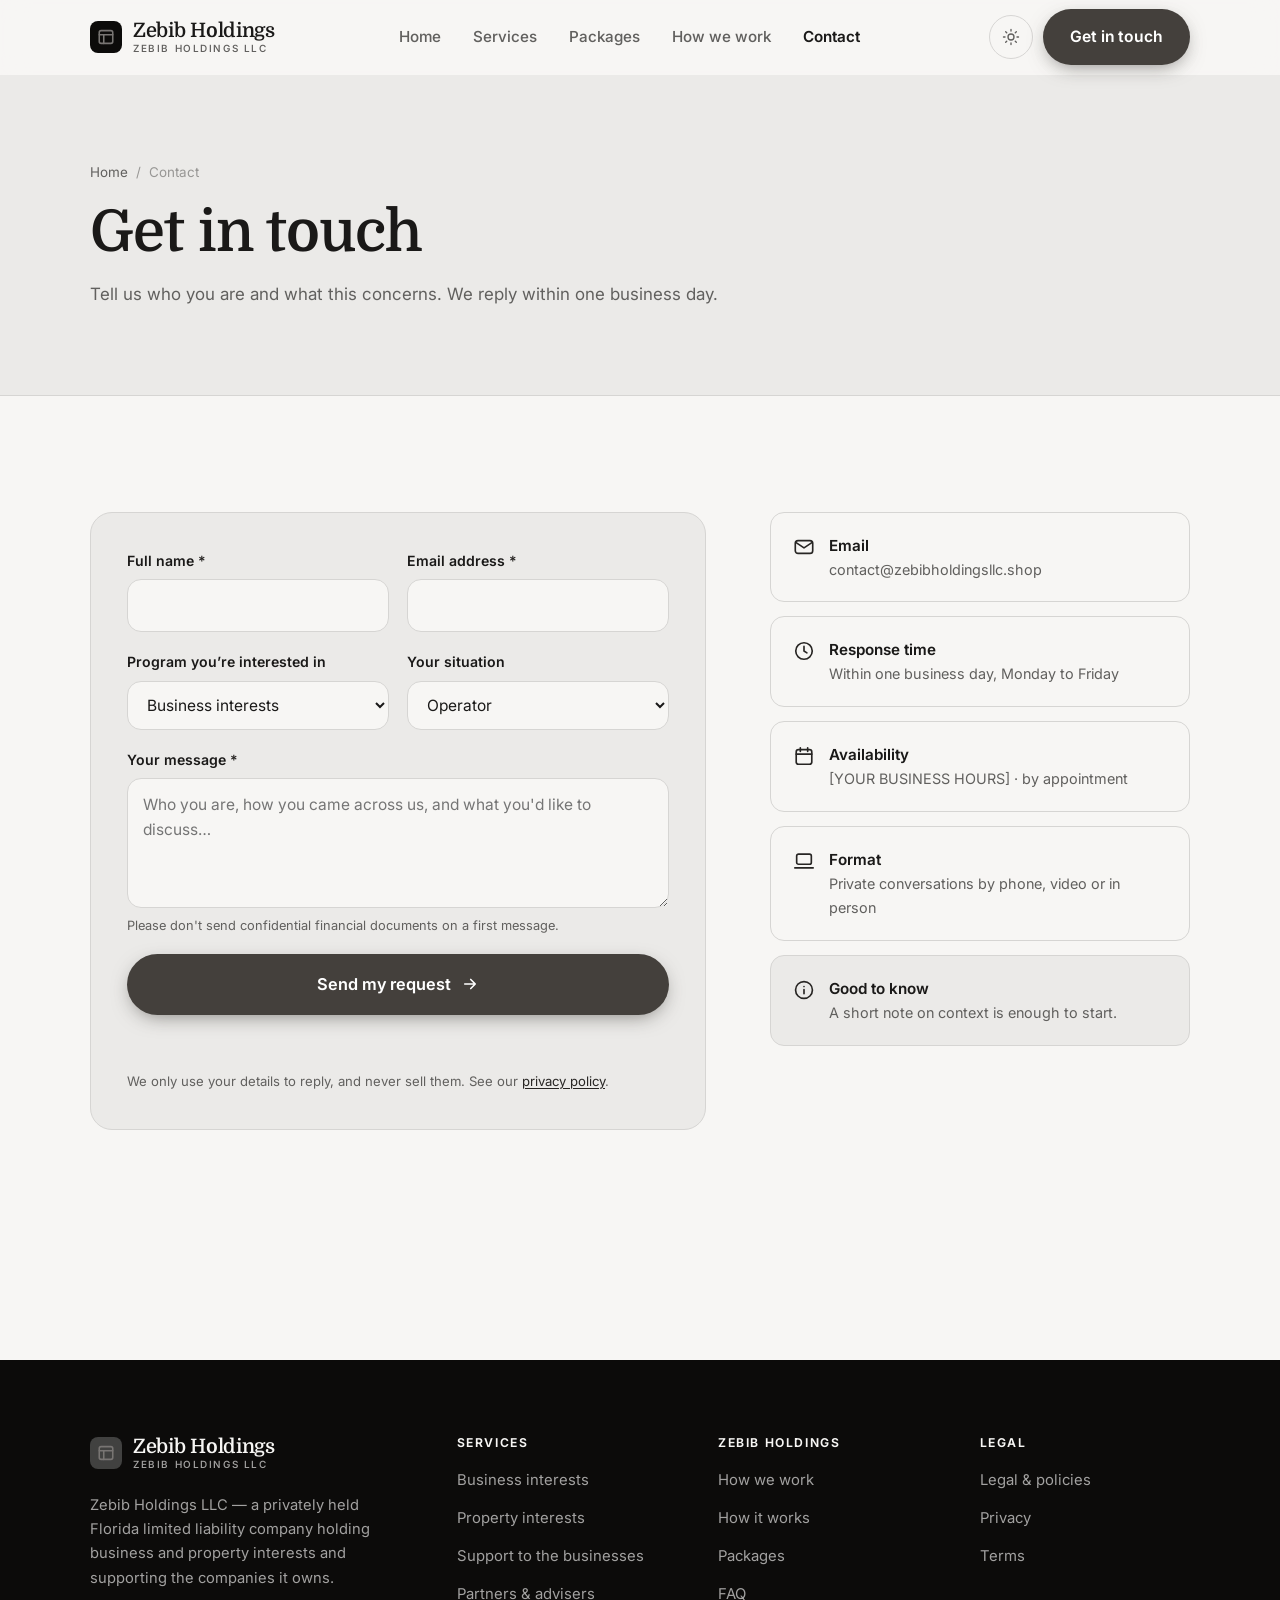
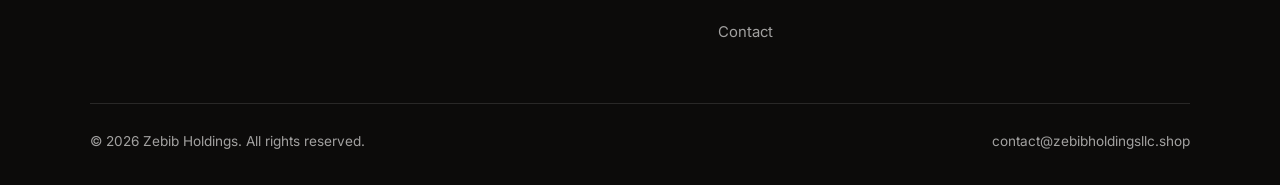
<file: contact.html>
<!DOCTYPE html>
<html lang="en" class="no-js">
<head>
<meta charset="utf-8">
<meta name="viewport" content="width=device-width, initial-scale=1">
<title>Contact — Zebib Holdings</title>
<meta name="description" content="Contact Zebib Holdings LLC. We reply within one business day.">
<link rel="canonical" href="https://zebibholdingsllc.shop/contact.html">

<meta property="og:type" content="website">
<meta property="og:url" content="https://zebibholdingsllc.shop/contact.html">
<meta property="og:site_name" content="Zebib Holdings">
<meta property="og:locale" content="en_US">
<meta property="og:title" content="Contact — Zebib Holdings">
<meta property="og:description" content="Contact Zebib Holdings LLC. We reply within one business day.">
<meta name="theme-color" content="#0c0b0a">

<link rel="icon" href="assets/img/favicon.svg" type="image/svg+xml">
<link rel="preconnect" href="https://fonts.googleapis.com">
<link rel="preconnect" href="https://fonts.gstatic.com" crossorigin>
<link rel="stylesheet" href="https://fonts.googleapis.com/css2?family=Domine:wght@400..700&family=Inter:wght@400..700&display=swap">
<link rel="stylesheet" href="assets/css/style.css">

<!-- Thème appliqué avant le premier rendu (évite le flash) -->
<script>
document.documentElement.classList.remove('no-js');
(function(){try{var t=localStorage.getItem('site-theme');if(t){document.documentElement.setAttribute('data-theme',t);}}catch(e){}})();
</script>
</head>

<body>
<a class="skip-link" href="#main">Skip to main content</a>

<header class="site-header">
  <nav class="wrap nav" aria-label="Main navigation">
    <a class="brand" href="index.html">
      <svg class="brand__mark" viewBox="0 0 64 64" aria-hidden="true">
        <rect class="bm-bg" width="64" height="64" rx="16"/>
        <g class="bm-ic" transform="translate(14 14) scale(1.5)" fill="none" stroke-width="2.1" stroke-linecap="round" stroke-linejoin="round"><rect x="3" y="3.5" width="18" height="17" rx="2.5"/><path d="M3 9h18M9 9v11.5"/></g>
      </svg>
      <span>Zebib Holdings<span class="brand__sub">Zebib Holdings LLC</span></span>
    </a>

    <ul class="nav__links" id="nav-links">
      <li><a href="index.html">Home</a></li>
      <li><a href="programs.html">Services</a></li>
      <li><a href="index.html#pricing">Packages</a></li>
      <li><a href="about.html">How we work</a></li>
      <li><a href="contact.html" aria-current="page">Contact</a></li>
      <li><a class="btn btn--primary" href="contact.html">Get in touch</a></li>
    </ul>

    <div class="nav__cta">
      <button class="theme-toggle" type="button" aria-label="Switch to dark theme">
        <svg class="icon-sun" viewBox="0 0 24 24" fill="none" stroke="currentColor" stroke-width="1.8" stroke-linecap="round" aria-hidden="true"><circle cx="12" cy="12" r="4"/><path d="M12 2v2m0 16v2M2 12h2m16 0h2M4.9 4.9l1.4 1.4m11.4 11.4 1.4 1.4M19.1 4.9l-1.4 1.4M6.3 17.7l-1.4 1.4"/></svg>
        <svg class="icon-moon" viewBox="0 0 24 24" fill="none" stroke="currentColor" stroke-width="1.8" stroke-linecap="round" stroke-linejoin="round" aria-hidden="true"><path d="M21 12.8A9 9 0 1 1 11.2 3a7 7 0 0 0 9.8 9.8z"/></svg>
      </button>
      <a class="btn btn--primary" href="contact.html">Get in touch</a>
      <button class="nav__toggle" type="button" aria-expanded="false" aria-controls="nav-links" aria-label="Open menu">
        <svg class="icon-open" viewBox="0 0 24 24" fill="none" stroke="currentColor" stroke-width="2" stroke-linecap="round" aria-hidden="true"><path d="M3 6h18M3 12h18M3 18h18"/></svg>
        <svg class="icon-close" viewBox="0 0 24 24" fill="none" stroke="currentColor" stroke-width="2" stroke-linecap="round" aria-hidden="true"><path d="M6 6l12 12M18 6L6 18"/></svg>
      </button>
    </div>
  </nav>
</header>

<main id="main">

<section class="page-head">
  <div class="wrap">
    <nav class="breadcrumb" aria-label="Breadcrumb">
      <a href="index.html">Home</a><span>/</span><span aria-current="page">Contact</span>
    </nav>
    <h1>Get in touch</h1>
    <p>Tell us who you are and what this concerns. We reply within one business day.</p>
  </div>
</section>

<section class="section wrap">
  <div class="form-layout">

    <!--
      FORM: the action attribute holds a placeholder id. Create a free form at
      https://formspree.io and replace VOTRE_ID_FORMSPREE. Until then, the button
      opens the visitor's email app with a pre-filled message to contact@zebibholdingsllc.shop.
    -->
    <form class="form" id="contact-form" action="https://formspree.io/f/VOTRE_ID_FORMSPREE" method="POST"
          data-email="contact@zebibholdingsllc.shop" data-subject="Enquiry"
          data-msg-mail="Your email app will open with the message ready to send." data-msg-sending="Sending…"
          data-msg-ok="Thanks! Your message is on its way. We reply within one business day." data-msg-err="Sending failed. Please email us directly at">
      <div class="form__row">
        <div class="field">
          <label for="nom">Full name <span class="req" aria-hidden="true">*</span></label>
          <input type="text" id="nom" name="nom" autocomplete="name" required>
        </div>
        <div class="field">
          <label for="email">Email address <span class="req" aria-hidden="true">*</span></label>
          <input type="email" id="email" name="email" autocomplete="email" required>
        </div>
      </div>

      <div class="form__row">
        <div class="field">
          <label for="programme">Program you’re interested in</label>
          <select id="programme" name="programme">
            <option>Business interests</option>
            <option>Property interests</option>
            <option>Support to the businesses</option>
            <option>Partners &amp; advisers</option>
            <option>Not sure yet</option>
          </select>
        </div>
        <div class="field">
          <label for="niveau">Your situation</label>
          <select id="niveau" name="niveau">
            <option>Operator</option>
            <option>Property owner</option>
            <option>Adviser or trade</option>
            <option>Something else</option>
          </select>
        </div>
      </div>

      <div class="field">
        <label for="message">Your message <span class="req" aria-hidden="true">*</span></label>
        <textarea id="message" name="message" required placeholder="Who you are, how you came across us, and what you'd like to discuss…"></textarea>
        <span class="field__hint">Please don't send confidential financial documents on a first message.</span>
      </div>

      <!-- Bot trap: hidden from humans -->
      <div class="visually-hidden" aria-hidden="true">
        <label for="site-web">Leave this field empty</label>
        <input type="text" id="site-web" name="_gotcha" tabindex="-1" autocomplete="off">
      </div>

      <button class="btn btn--primary btn--lg" type="submit">Send my request <svg viewBox="0 0 24 24" fill="none" stroke="currentColor" stroke-width="2.2" stroke-linecap="round" stroke-linejoin="round" aria-hidden="true"><path d="M5 12h14M13 6l6 6-6 6"/></svg></button>

      <p id="form-status" class="form__status" role="status" aria-live="polite"></p>

      <p class="form__note">
        We only use your details to reply, and never sell them. See our <a href="legal.html#privacy">privacy policy</a>.
      </p>
    </form>

    <aside class="contact-aside">
      <div class="contact-card">
        <svg viewBox="0 0 24 24" fill="none" stroke="currentColor" stroke-width="1.8" stroke-linecap="round" stroke-linejoin="round" aria-hidden="true"><rect x="2.5" y="5" width="19" height="14" rx="3"/><path d="M3 7l9 6 9-6"/></svg>
        <div><b>Email</b><a href="mailto:contact@zebibholdingsllc.shop">contact@zebibholdingsllc.shop</a></div>
      </div>
      <div class="contact-card">
        <svg viewBox="0 0 24 24" fill="none" stroke="currentColor" stroke-width="1.8" stroke-linecap="round" stroke-linejoin="round" aria-hidden="true"><circle cx="12" cy="12" r="9"/><path d="M12 7v5l3.2 2"/></svg>
        <div><b>Response time</b><span>Within one business day, Monday to Friday</span></div>
      </div>
      <div class="contact-card">
        <svg viewBox="0 0 24 24" fill="none" stroke="currentColor" stroke-width="1.8" stroke-linecap="round" stroke-linejoin="round" aria-hidden="true"><rect x="3.5" y="5" width="17" height="16" rx="2.5"/><path d="M8 3v4M16 3v4M3.5 10h17"/></svg>
        <div><b>Availability</b><span>[YOUR BUSINESS HOURS] · by appointment</span></div>
      </div>
      <div class="contact-card">
        <svg viewBox="0 0 24 24" fill="none" stroke="currentColor" stroke-width="1.8" stroke-linecap="round" stroke-linejoin="round" aria-hidden="true"><rect x="4" y="4.5" width="16" height="11" rx="2"/><path d="M2 19.5h20"/></svg>
        <div><b>Format</b><span>Private conversations by phone, video or in person</span></div>
      </div>
      <div class="contact-card contact-card--soft">
        <svg viewBox="0 0 24 24" fill="none" stroke="currentColor" stroke-width="1.8" stroke-linecap="round" stroke-linejoin="round" aria-hidden="true"><circle cx="12" cy="12" r="9.2"/><path d="M12 16v-4.5M12 8.2v.1"/></svg>
        <div><b>Good to know</b><span>A short note on context is enough to start.</span></div>
      </div>
    </aside>

  </div>
</section>

</main>

<footer class="site-footer">
  <div class="wrap">
    <div class="footer__grid">
      <div class="footer__brand">
        <a class="brand" href="index.html">
          <svg class="brand__mark" viewBox="0 0 64 64" aria-hidden="true">
        <rect class="bm-bg" width="64" height="64" rx="16"/>
        <g class="bm-ic" transform="translate(14 14) scale(1.5)" fill="none" stroke-width="2.1" stroke-linecap="round" stroke-linejoin="round"><rect x="3" y="3.5" width="18" height="17" rx="2.5"/><path d="M3 9h18M9 9v11.5"/></g>
      </svg>
          <span>Zebib Holdings<span class="brand__sub">Zebib Holdings LLC</span></span>
        </a>
        <p>Zebib Holdings LLC — a privately held Florida limited liability company holding business and property interests and supporting the companies it owns.</p>
      </div>

      <div class="footer__col">
        <h4>Services</h4>
        <ul>
          <li><a href="programs.html#interests">Business interests</a></li>
          <li><a href="programs.html#property">Property interests</a></li>
          <li><a href="programs.html#support">Support to the businesses</a></li>
          <li><a href="programs.html#partners">Partners &amp; advisers</a></li>
        </ul>
      </div>

      <div class="footer__col">
        <h4>Zebib Holdings</h4>
        <ul>
          <li><a href="about.html">How we work</a></li>
          <li><a href="index.html#how-it-works">How it works</a></li>
          <li><a href="index.html#pricing">Packages</a></li>
          <li><a href="index.html#faq">FAQ</a></li>
          <li><a href="contact.html">Contact</a></li>
        </ul>
      </div>

      <div class="footer__col">
        <h4>Legal</h4>
        <ul>
          <li><a href="legal.html">Legal &amp; policies</a></li>
          <li><a href="legal.html#privacy">Privacy</a></li>
          <li><a href="legal.html#terms">Terms</a></li>
        </ul>
      </div>
    </div>

    <div class="footer__bottom">
      <p>© <span data-year>2026</span> Zebib Holdings. All rights reserved.</p>
      <p><a href="mailto:contact@zebibholdingsllc.shop">contact@zebibholdingsllc.shop</a></p>
    </div>
  </div>
</footer>

<script src="assets/js/main.js" defer></script>
</body>
</html>
</file>
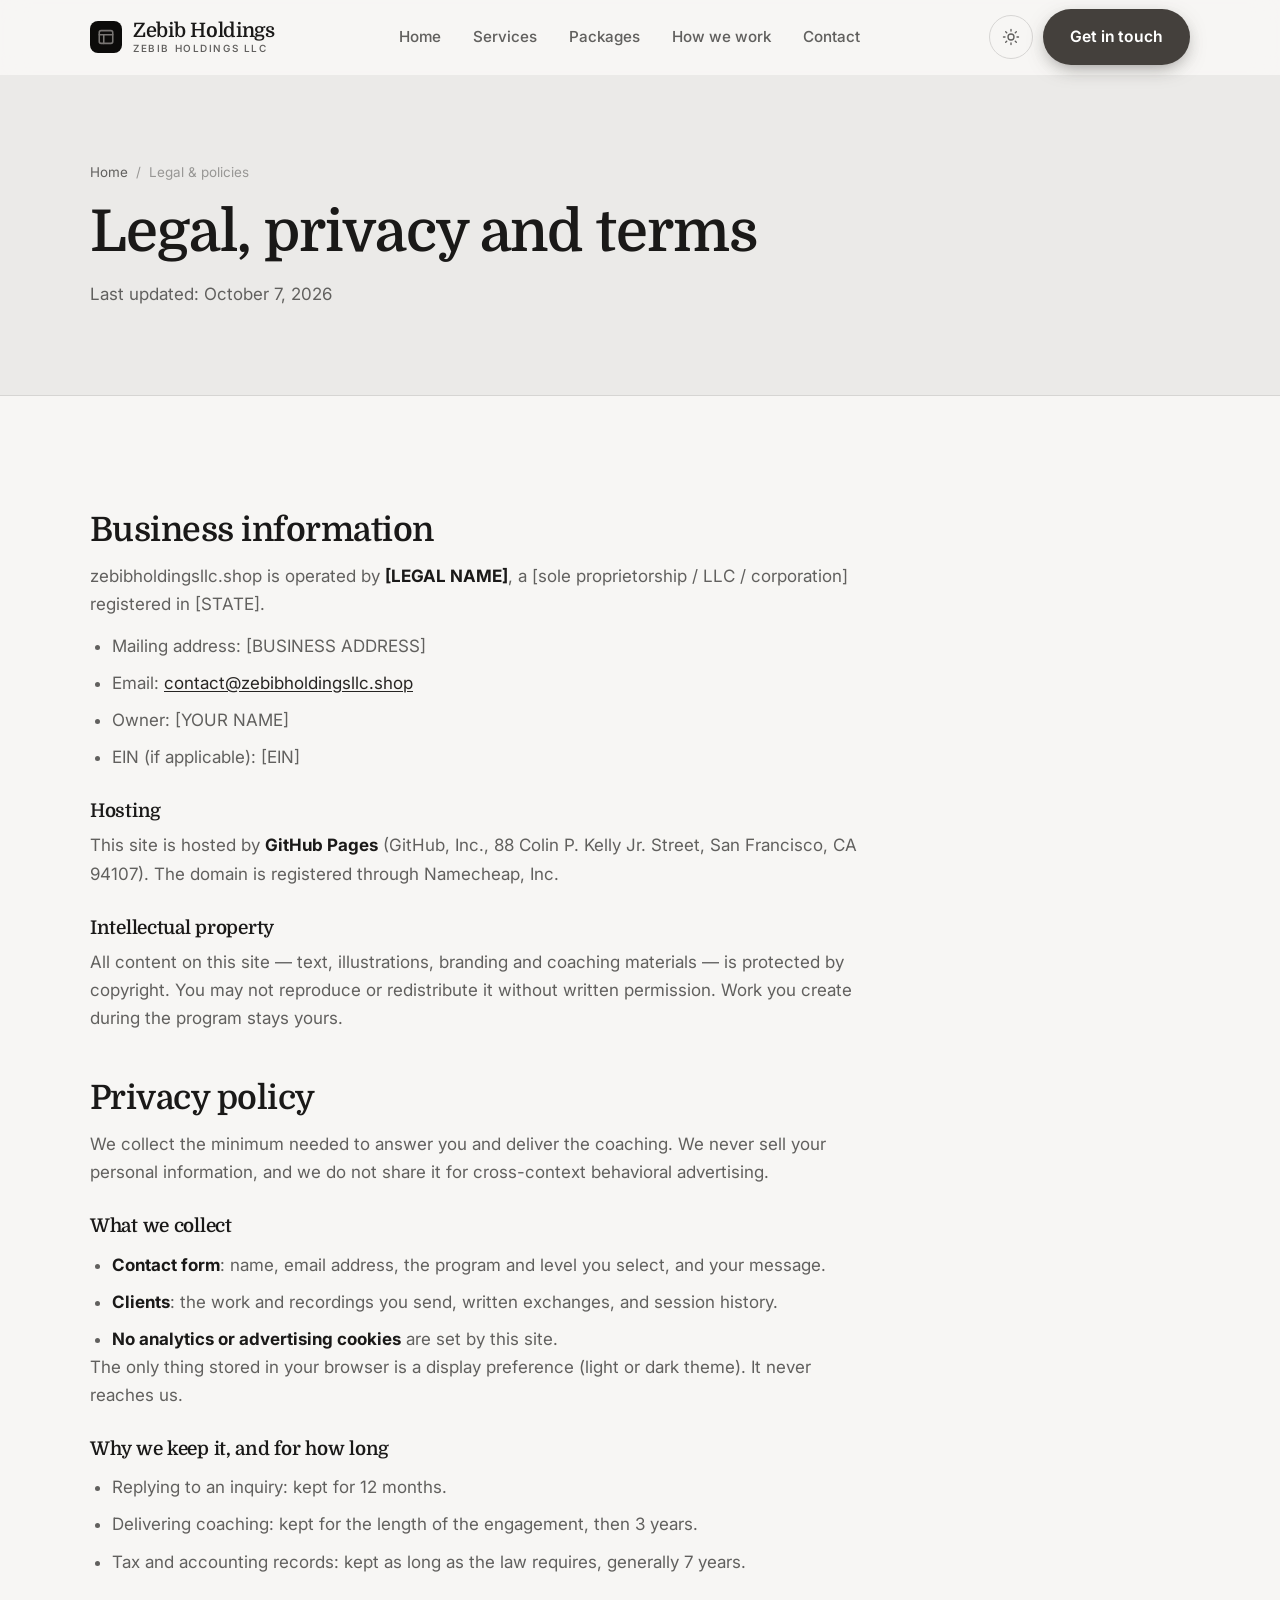
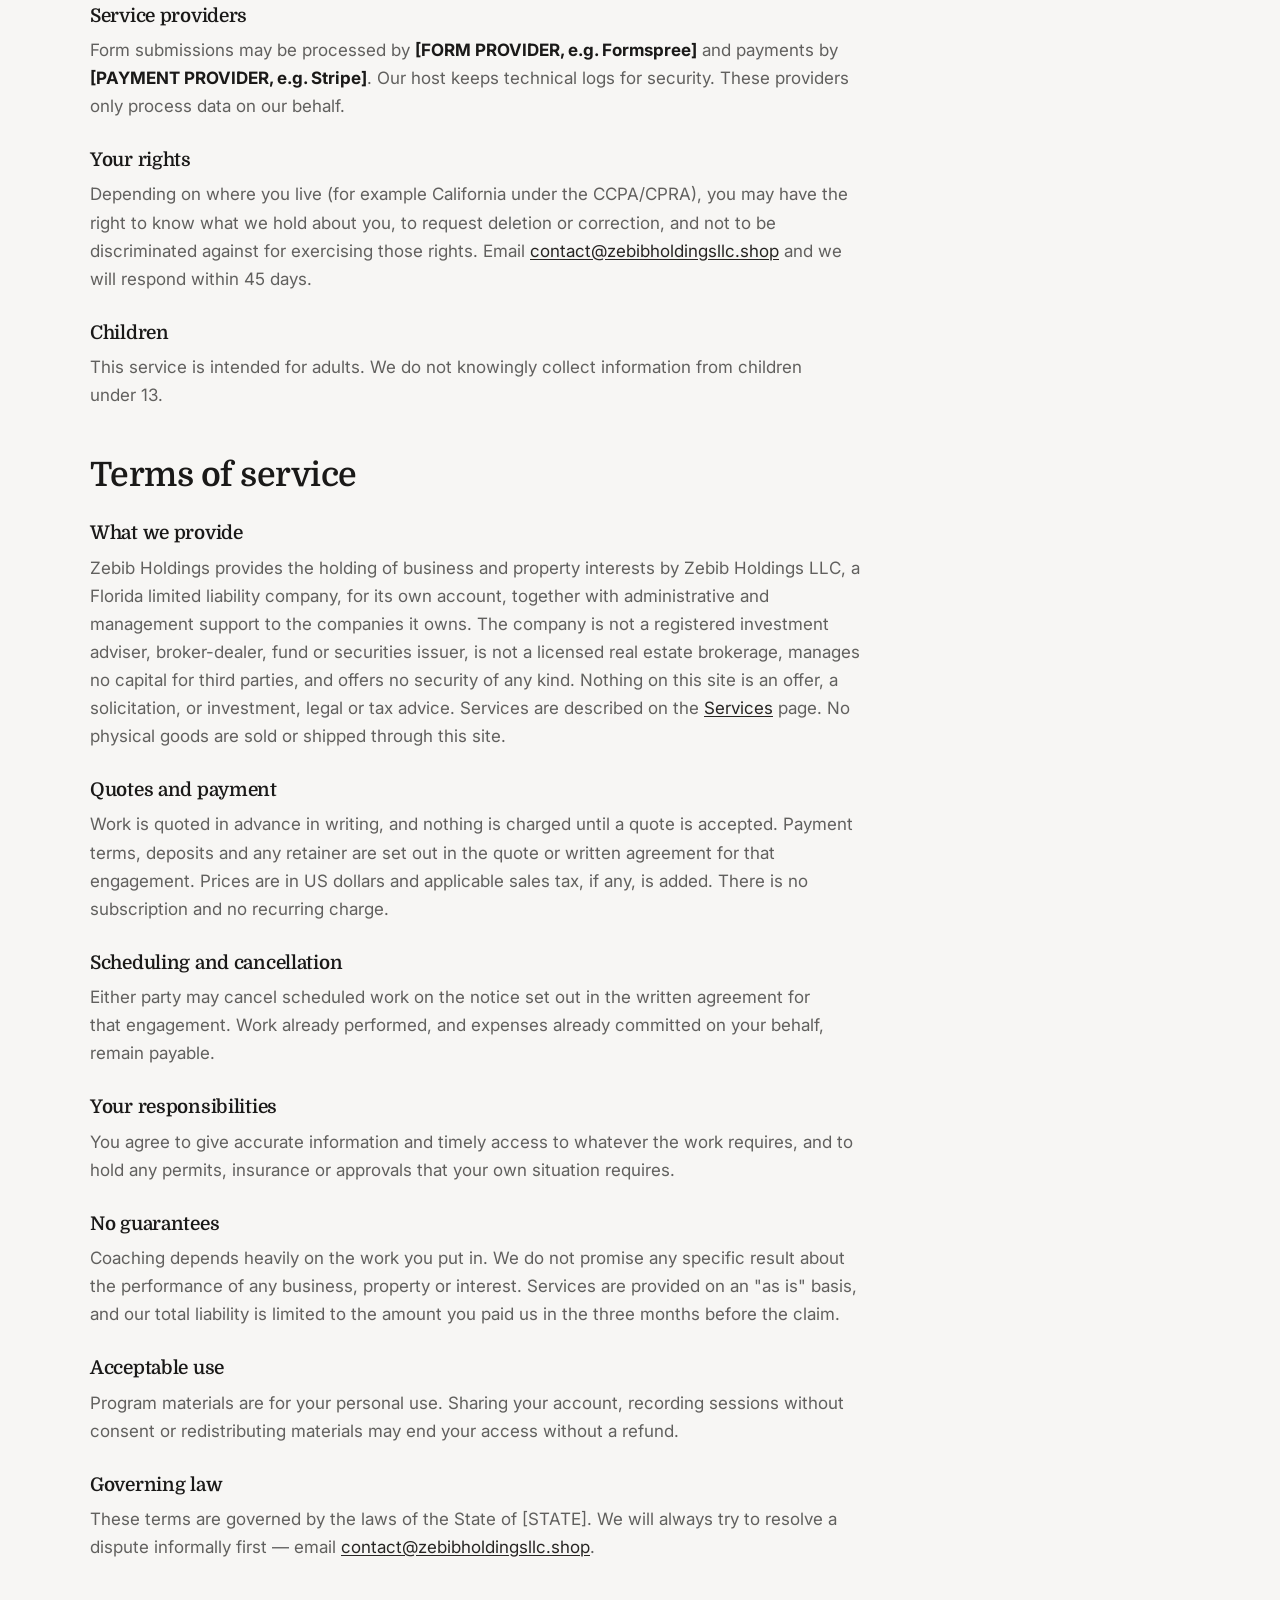
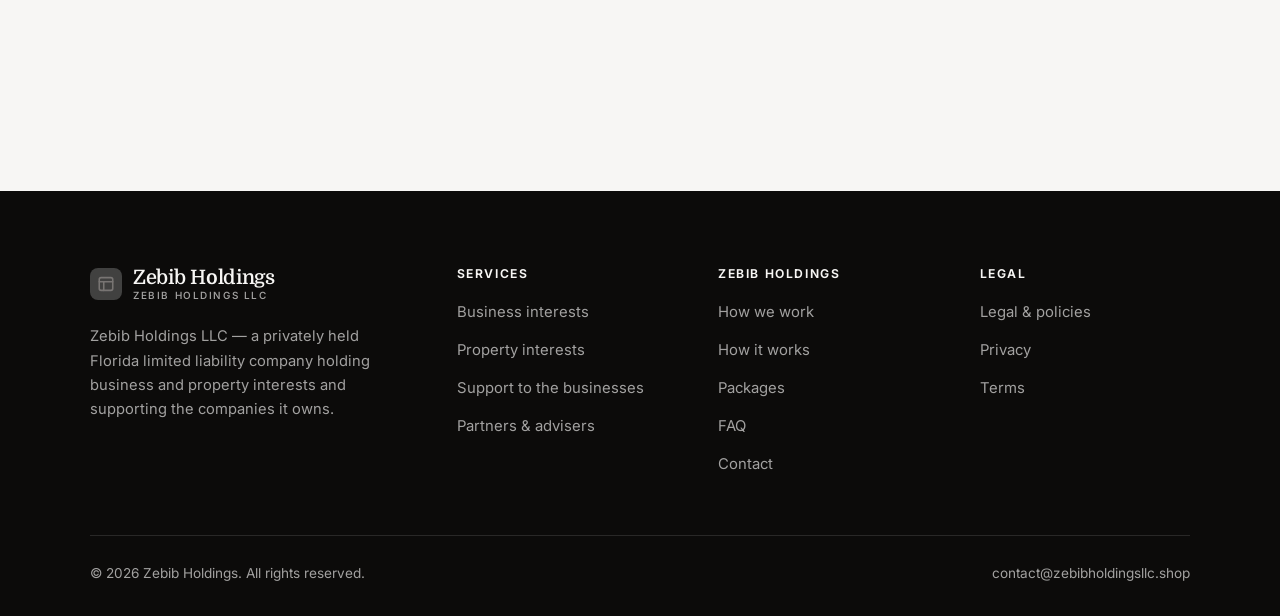
<file: legal.html>
<!DOCTYPE html>
<html lang="en" class="no-js">
<head>
<meta charset="utf-8">
<meta name="viewport" content="width=device-width, initial-scale=1">
<title>Legal, privacy and terms — Zebib Holdings</title>
<meta name="description" content="Business information, privacy policy and terms of service for Zebib Holdings.">
<meta name="robots" content="noindex">

<meta property="og:type" content="website">
<meta property="og:url" content="https://zebibholdingsllc.shop/legal.html">
<meta property="og:site_name" content="Zebib Holdings">
<meta property="og:locale" content="en_US">
<meta property="og:title" content="Legal, privacy and terms — Zebib Holdings">
<meta property="og:description" content="Business information, privacy policy and terms of service for Zebib Holdings.">
<meta name="theme-color" content="#0c0b0a">

<link rel="icon" href="assets/img/favicon.svg" type="image/svg+xml">
<link rel="preconnect" href="https://fonts.googleapis.com">
<link rel="preconnect" href="https://fonts.gstatic.com" crossorigin>
<link rel="stylesheet" href="https://fonts.googleapis.com/css2?family=Domine:wght@400..700&family=Inter:wght@400..700&display=swap">
<link rel="stylesheet" href="assets/css/style.css">

<!-- Thème appliqué avant le premier rendu (évite le flash) -->
<script>
document.documentElement.classList.remove('no-js');
(function(){try{var t=localStorage.getItem('site-theme');if(t){document.documentElement.setAttribute('data-theme',t);}}catch(e){}})();
</script>
</head>

<body>
<a class="skip-link" href="#main">Skip to main content</a>

<header class="site-header">
  <nav class="wrap nav" aria-label="Main navigation">
    <a class="brand" href="index.html">
      <svg class="brand__mark" viewBox="0 0 64 64" aria-hidden="true">
        <rect class="bm-bg" width="64" height="64" rx="16"/>
        <g class="bm-ic" transform="translate(14 14) scale(1.5)" fill="none" stroke-width="2.1" stroke-linecap="round" stroke-linejoin="round"><rect x="3" y="3.5" width="18" height="17" rx="2.5"/><path d="M3 9h18M9 9v11.5"/></g>
      </svg>
      <span>Zebib Holdings<span class="brand__sub">Zebib Holdings LLC</span></span>
    </a>

    <ul class="nav__links" id="nav-links">
      <li><a href="index.html">Home</a></li>
      <li><a href="programs.html">Services</a></li>
      <li><a href="index.html#pricing">Packages</a></li>
      <li><a href="about.html">How we work</a></li>
      <li><a href="contact.html">Contact</a></li>
      <li><a class="btn btn--primary" href="contact.html">Get in touch</a></li>
    </ul>

    <div class="nav__cta">
      <button class="theme-toggle" type="button" aria-label="Switch to dark theme">
        <svg class="icon-sun" viewBox="0 0 24 24" fill="none" stroke="currentColor" stroke-width="1.8" stroke-linecap="round" aria-hidden="true"><circle cx="12" cy="12" r="4"/><path d="M12 2v2m0 16v2M2 12h2m16 0h2M4.9 4.9l1.4 1.4m11.4 11.4 1.4 1.4M19.1 4.9l-1.4 1.4M6.3 17.7l-1.4 1.4"/></svg>
        <svg class="icon-moon" viewBox="0 0 24 24" fill="none" stroke="currentColor" stroke-width="1.8" stroke-linecap="round" stroke-linejoin="round" aria-hidden="true"><path d="M21 12.8A9 9 0 1 1 11.2 3a7 7 0 0 0 9.8 9.8z"/></svg>
      </button>
      <a class="btn btn--primary" href="contact.html">Get in touch</a>
      <button class="nav__toggle" type="button" aria-expanded="false" aria-controls="nav-links" aria-label="Open menu">
        <svg class="icon-open" viewBox="0 0 24 24" fill="none" stroke="currentColor" stroke-width="2" stroke-linecap="round" aria-hidden="true"><path d="M3 6h18M3 12h18M3 18h18"/></svg>
        <svg class="icon-close" viewBox="0 0 24 24" fill="none" stroke="currentColor" stroke-width="2" stroke-linecap="round" aria-hidden="true"><path d="M6 6l12 12M18 6L6 18"/></svg>
      </button>
    </div>
  </nav>
</header>

<main id="main">

<section class="page-head">
  <div class="wrap">
    <nav class="breadcrumb" aria-label="Breadcrumb">
      <a href="index.html">Home</a><span>/</span><span aria-current="page">Legal &amp; policies</span>
    </nav>
    <h1>Legal, privacy and terms</h1>
    <p>Last updated: <time datetime="2026-10-07">October 7, 2026</time></p>
  </div>
</section>

<section class="section wrap">
  <div class="prose">

    <!--
      TO DO: this is a skeleton, not legal advice. Replace every [BRACKET] with
      your real details before selling, and have a lawyer review it if you can.
      Consumer protection rules differ by state.
    -->

    <h2 id="business">Business information</h2>
    <p>
      zebibholdingsllc.shop is operated by <strong>[LEGAL NAME]</strong>, a [sole proprietorship / LLC / corporation]
      registered in [STATE].
    </p>
    <ul>
      <li>Mailing address: [BUSINESS ADDRESS]</li>
      <li>Email: <a href="mailto:contact@zebibholdingsllc.shop">contact@zebibholdingsllc.shop</a></li>
      <li>Owner: [YOUR NAME]</li>
      <li>EIN (if applicable): [EIN]</li>
    </ul>

    <h3>Hosting</h3>
    <p>
      This site is hosted by <strong>GitHub Pages</strong> (GitHub, Inc., 88 Colin P. Kelly Jr. Street,
      San Francisco, CA 94107). The domain is registered through Namecheap, Inc.
    </p>

    <h3>Intellectual property</h3>
    <p>
      All content on this site — text, illustrations, branding and coaching materials — is protected by
      copyright. You may not reproduce or redistribute it without written permission. Work you create during
      the program stays yours.
    </p>

    <h2 id="privacy">Privacy policy</h2>
    <p>
      We collect the minimum needed to answer you and deliver the coaching. We never sell your personal
      information, and we do not share it for cross-context behavioral advertising.
    </p>
    <h3>What we collect</h3>
    <ul>
      <li><strong>Contact form</strong>: name, email address, the program and level you select, and your message.</li>
      <li><strong>Clients</strong>: the work and recordings you send, written exchanges, and session history.</li>
      <li><strong>No analytics or advertising cookies</strong> are set by this site.</li>
    </ul>
    <p>
      The only thing stored in your browser is a display preference (light or dark theme). It never reaches us.
    </p>
    <h3>Why we keep it, and for how long</h3>
    <ul>
      <li>Replying to an inquiry: kept for 12 months.</li>
      <li>Delivering coaching: kept for the length of the engagement, then 3 years.</li>
      <li>Tax and accounting records: kept as long as the law requires, generally 7 years.</li>
    </ul>
    <h3>Service providers</h3>
    <p>
      Form submissions may be processed by <strong>[FORM PROVIDER, e.g. Formspree]</strong> and payments by
      <strong>[PAYMENT PROVIDER, e.g. Stripe]</strong>. Our host keeps technical logs for security. These
      providers only process data on our behalf.
    </p>
    <h3>Your rights</h3>
    <p>
      Depending on where you live (for example California under the CCPA/CPRA), you may have the right to
      know what we hold about you, to request deletion or correction, and not to be discriminated against for
      exercising those rights. Email <a href="mailto:contact@zebibholdingsllc.shop">contact@zebibholdingsllc.shop</a> and we will respond within 45 days.
    </p>
    <h3>Children</h3>
    <p>
      This service is intended for adults. We do not knowingly collect information from children under 13.
    </p>

    <h2 id="terms">Terms of service</h2>
    <h3>What we provide</h3>
    <p>
      Zebib Holdings provides the holding of business and property interests by Zebib Holdings LLC, a Florida limited liability company, for its own account, together with administrative and management support to the companies it owns. The company is not a registered investment adviser, broker-dealer, fund or securities issuer, is not a licensed real estate brokerage, manages no capital for third parties, and offers no security of any kind. Nothing on this site is an offer, a solicitation, or investment, legal or tax advice. Services are described on the
      <a href="programs.html">Services</a> page. No physical goods are sold or shipped through this site.
    </p>
    <h3>Quotes and payment</h3>
    <p>
      Work is quoted in advance in writing, and nothing is charged until a quote is accepted. Payment terms,
      deposits and any retainer are set out in the quote or written agreement for that engagement. Prices are in
      US dollars and applicable sales tax, if any, is added. There is no subscription and no recurring charge.
    </p>
    <h3>Scheduling and cancellation</h3>
    <p>
      Either party may cancel scheduled work on the notice set out in the written agreement for that engagement.
      Work already performed, and expenses already committed on your behalf, remain payable.
    </p>
    <h3>Your responsibilities</h3>
    <p>
      You agree to give accurate information and timely access to whatever the work requires, and to hold any
      permits, insurance or approvals that your own situation requires.
    </p>

    <h3>No guarantees</h3>
    <p>
      Coaching depends heavily on the work you put in. We do not promise any specific result
      about the performance of any business, property or interest. Services are provided on an "as is" basis, and our total
      liability is limited to the amount you paid us in the three months before the claim.
    </p>
    <h3>Acceptable use</h3>
    <p>
      Program materials are for your personal use. Sharing your account, recording sessions without consent
      or redistributing materials may end your access without a refund.
    </p>
    <h3>Governing law</h3>
    <p>
      These terms are governed by the laws of the State of [STATE]. We will always try to resolve a dispute
      informally first — email <a href="mailto:contact@zebibholdingsllc.shop">contact@zebibholdingsllc.shop</a>.
    </p>

  </div>
</section>

</main>

<footer class="site-footer">
  <div class="wrap">
    <div class="footer__grid">
      <div class="footer__brand">
        <a class="brand" href="index.html">
          <svg class="brand__mark" viewBox="0 0 64 64" aria-hidden="true">
        <rect class="bm-bg" width="64" height="64" rx="16"/>
        <g class="bm-ic" transform="translate(14 14) scale(1.5)" fill="none" stroke-width="2.1" stroke-linecap="round" stroke-linejoin="round"><rect x="3" y="3.5" width="18" height="17" rx="2.5"/><path d="M3 9h18M9 9v11.5"/></g>
      </svg>
          <span>Zebib Holdings<span class="brand__sub">Zebib Holdings LLC</span></span>
        </a>
        <p>Zebib Holdings LLC — a privately held Florida limited liability company holding business and property interests and supporting the companies it owns.</p>
      </div>

      <div class="footer__col">
        <h4>Services</h4>
        <ul>
          <li><a href="programs.html#interests">Business interests</a></li>
          <li><a href="programs.html#property">Property interests</a></li>
          <li><a href="programs.html#support">Support to the businesses</a></li>
          <li><a href="programs.html#partners">Partners &amp; advisers</a></li>
        </ul>
      </div>

      <div class="footer__col">
        <h4>Zebib Holdings</h4>
        <ul>
          <li><a href="about.html">How we work</a></li>
          <li><a href="index.html#how-it-works">How it works</a></li>
          <li><a href="index.html#pricing">Packages</a></li>
          <li><a href="index.html#faq">FAQ</a></li>
          <li><a href="contact.html">Contact</a></li>
        </ul>
      </div>

      <div class="footer__col">
        <h4>Legal</h4>
        <ul>
          <li><a href="legal.html">Legal &amp; policies</a></li>
          <li><a href="legal.html#privacy">Privacy</a></li>
          <li><a href="legal.html#terms">Terms</a></li>
        </ul>
      </div>
    </div>

    <div class="footer__bottom">
      <p>© <span data-year>2026</span> Zebib Holdings. All rights reserved.</p>
      <p><a href="mailto:contact@zebibholdingsllc.shop">contact@zebibholdingsllc.shop</a></p>
    </div>
  </div>
</footer>

<script src="assets/js/main.js" defer></script>
</body>
</html>
</file>
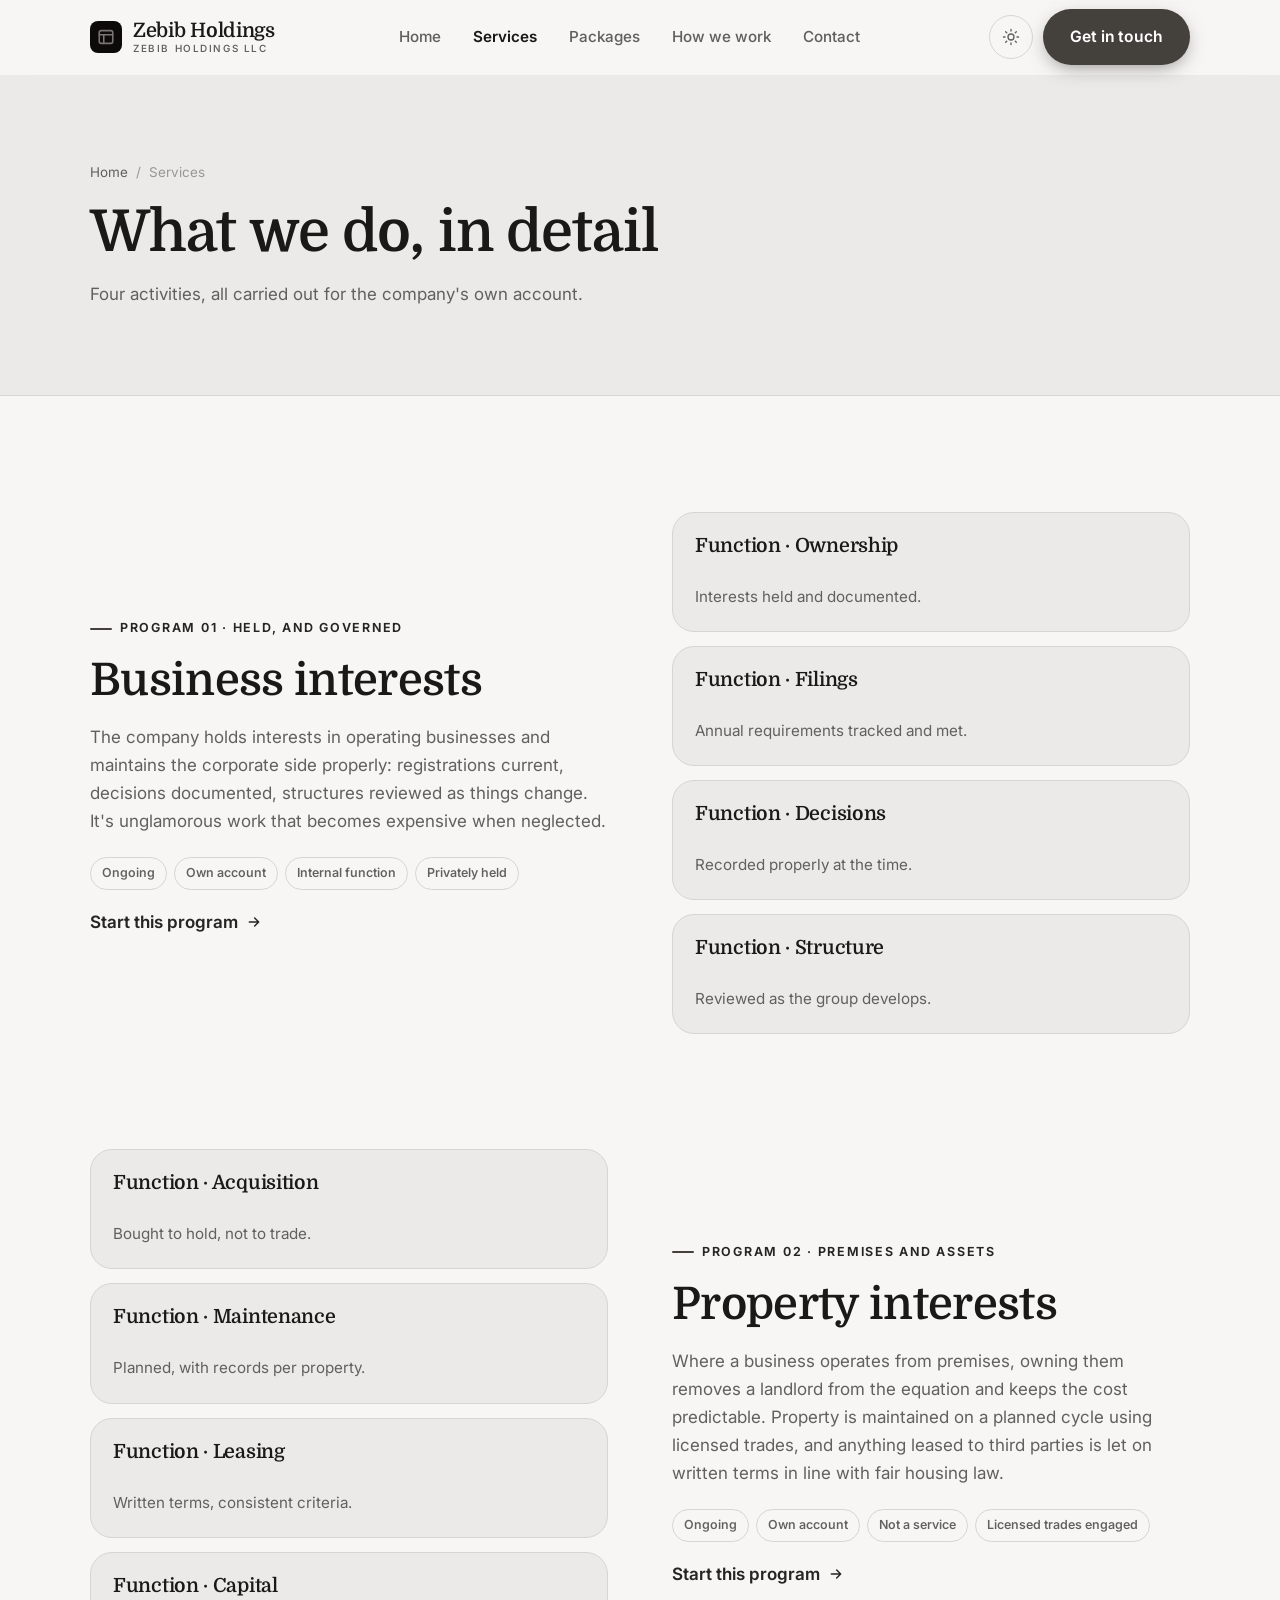
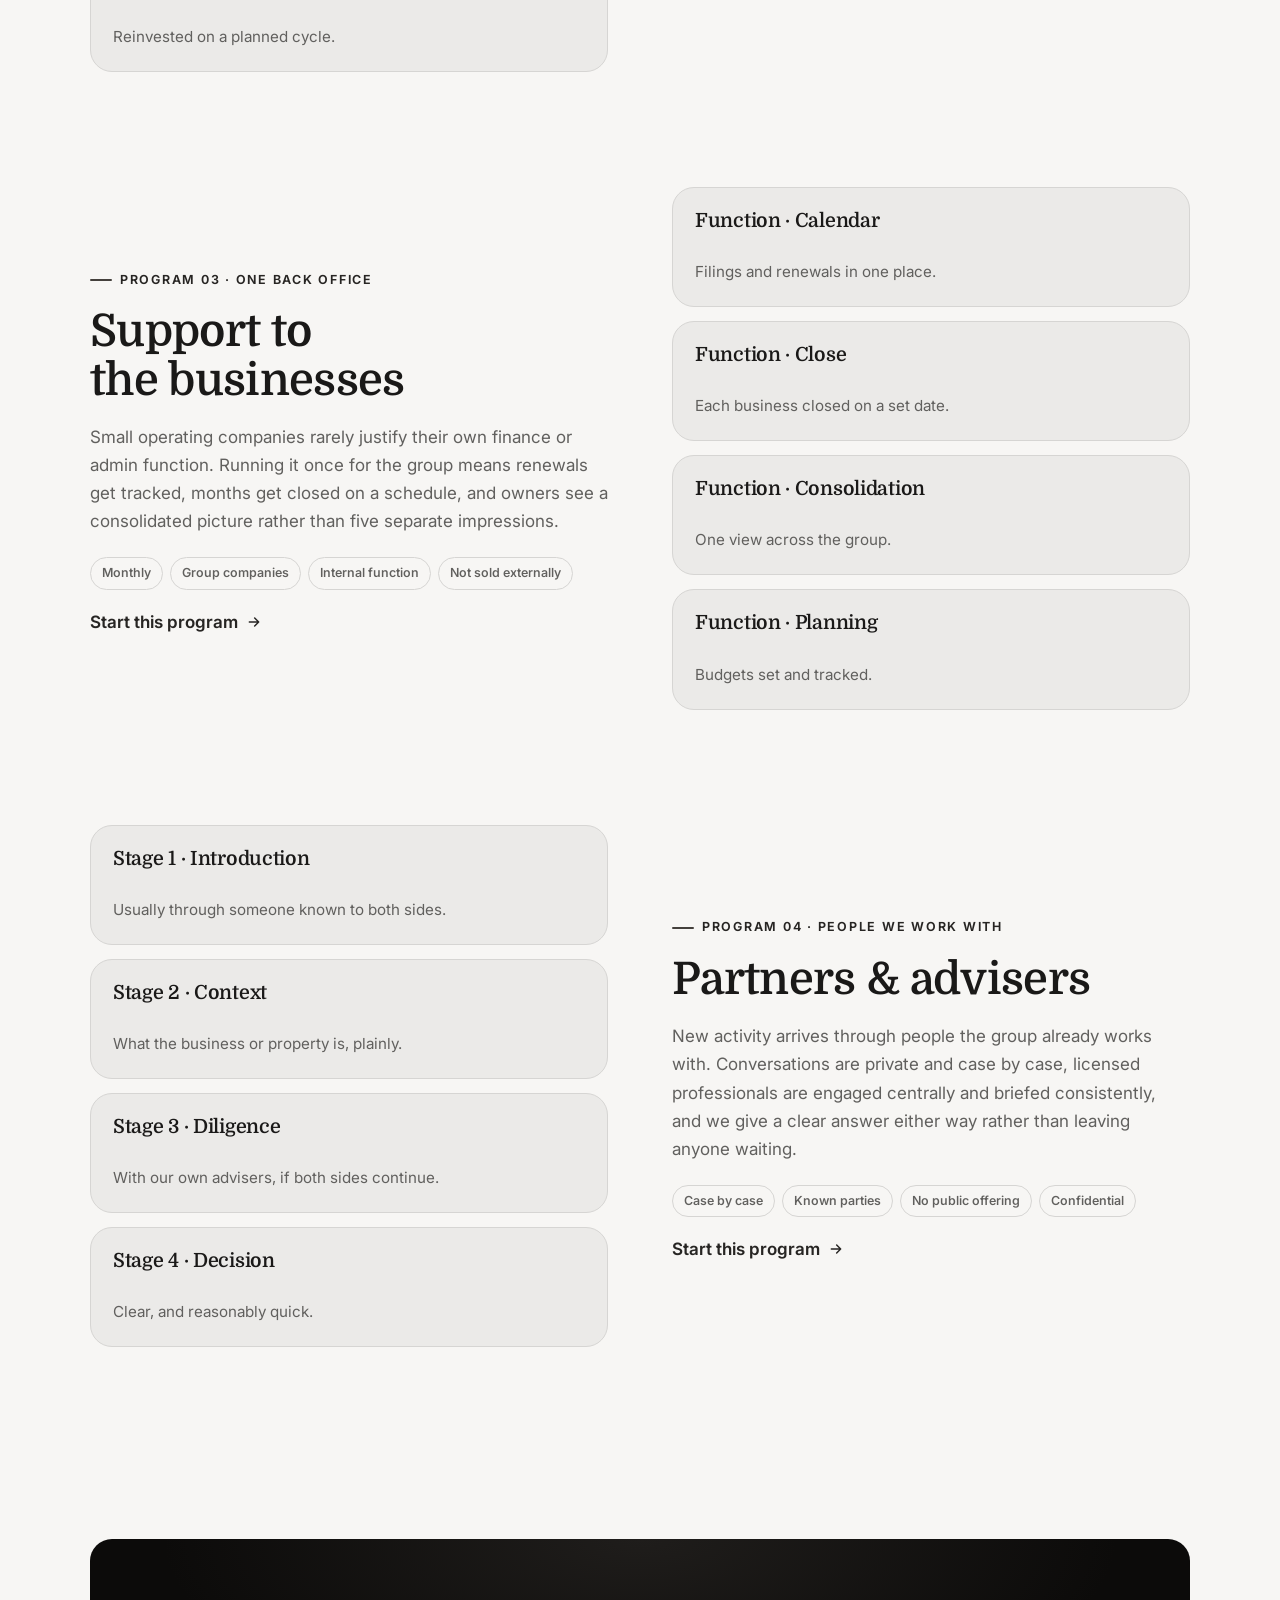
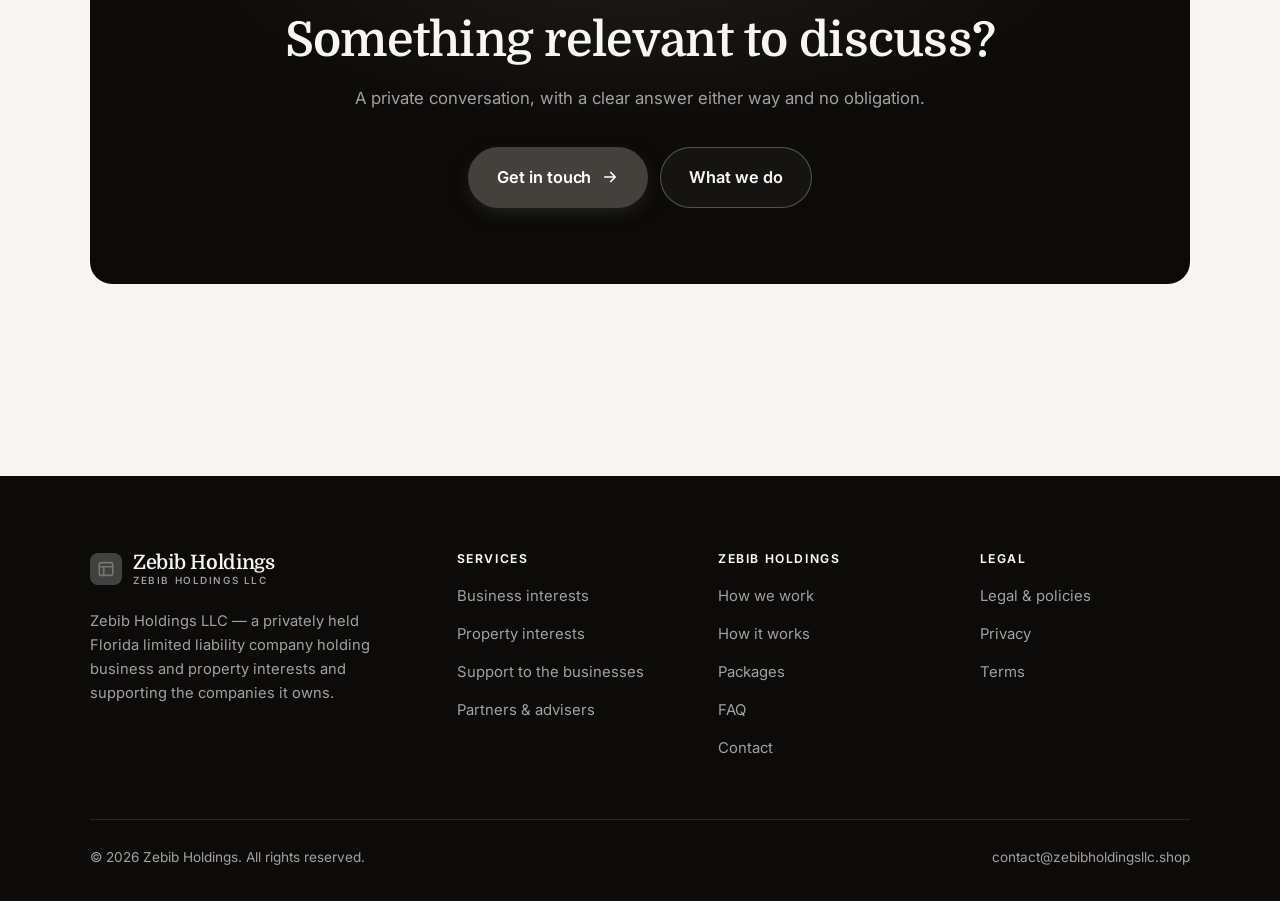
<file: programs.html>
<!DOCTYPE html>
<html lang="en" class="no-js">
<head>
<meta charset="utf-8">
<meta name="viewport" content="width=device-width, initial-scale=1">
<title>Services — Zebib Holdings</title>
<meta name="description" content="Zebib Holdings LLC: business interests, property interests, support to the group's businesses, partners and advisers.">
<link rel="canonical" href="https://zebibholdingsllc.shop/programs.html">

<meta property="og:type" content="website">
<meta property="og:url" content="https://zebibholdingsllc.shop/programs.html">
<meta property="og:site_name" content="Zebib Holdings">
<meta property="og:locale" content="en_US">
<meta property="og:title" content="Services — Zebib Holdings">
<meta property="og:description" content="Zebib Holdings LLC: business interests, property interests, support to the group's businesses, partners and advisers.">
<meta name="theme-color" content="#0c0b0a">

<link rel="icon" href="assets/img/favicon.svg" type="image/svg+xml">
<link rel="preconnect" href="https://fonts.googleapis.com">
<link rel="preconnect" href="https://fonts.gstatic.com" crossorigin>
<link rel="stylesheet" href="https://fonts.googleapis.com/css2?family=Domine:wght@400..700&family=Inter:wght@400..700&display=swap">
<link rel="stylesheet" href="assets/css/style.css">

<!-- Thème appliqué avant le premier rendu (évite le flash) -->
<script>
document.documentElement.classList.remove('no-js');
(function(){try{var t=localStorage.getItem('site-theme');if(t){document.documentElement.setAttribute('data-theme',t);}}catch(e){}})();
</script>
</head>

<body>
<a class="skip-link" href="#main">Skip to main content</a>

<header class="site-header">
  <nav class="wrap nav" aria-label="Main navigation">
    <a class="brand" href="index.html">
      <svg class="brand__mark" viewBox="0 0 64 64" aria-hidden="true">
        <rect class="bm-bg" width="64" height="64" rx="16"/>
        <g class="bm-ic" transform="translate(14 14) scale(1.5)" fill="none" stroke-width="2.1" stroke-linecap="round" stroke-linejoin="round"><rect x="3" y="3.5" width="18" height="17" rx="2.5"/><path d="M3 9h18M9 9v11.5"/></g>
      </svg>
      <span>Zebib Holdings<span class="brand__sub">Zebib Holdings LLC</span></span>
    </a>

    <ul class="nav__links" id="nav-links">
      <li><a href="index.html">Home</a></li>
      <li><a href="programs.html" aria-current="page">Services</a></li>
      <li><a href="index.html#pricing">Packages</a></li>
      <li><a href="about.html">How we work</a></li>
      <li><a href="contact.html">Contact</a></li>
      <li><a class="btn btn--primary" href="contact.html">Get in touch</a></li>
    </ul>

    <div class="nav__cta">
      <button class="theme-toggle" type="button" aria-label="Switch to dark theme">
        <svg class="icon-sun" viewBox="0 0 24 24" fill="none" stroke="currentColor" stroke-width="1.8" stroke-linecap="round" aria-hidden="true"><circle cx="12" cy="12" r="4"/><path d="M12 2v2m0 16v2M2 12h2m16 0h2M4.9 4.9l1.4 1.4m11.4 11.4 1.4 1.4M19.1 4.9l-1.4 1.4M6.3 17.7l-1.4 1.4"/></svg>
        <svg class="icon-moon" viewBox="0 0 24 24" fill="none" stroke="currentColor" stroke-width="1.8" stroke-linecap="round" stroke-linejoin="round" aria-hidden="true"><path d="M21 12.8A9 9 0 1 1 11.2 3a7 7 0 0 0 9.8 9.8z"/></svg>
      </button>
      <a class="btn btn--primary" href="contact.html">Get in touch</a>
      <button class="nav__toggle" type="button" aria-expanded="false" aria-controls="nav-links" aria-label="Open menu">
        <svg class="icon-open" viewBox="0 0 24 24" fill="none" stroke="currentColor" stroke-width="2" stroke-linecap="round" aria-hidden="true"><path d="M3 6h18M3 12h18M3 18h18"/></svg>
        <svg class="icon-close" viewBox="0 0 24 24" fill="none" stroke="currentColor" stroke-width="2" stroke-linecap="round" aria-hidden="true"><path d="M6 6l12 12M18 6L6 18"/></svg>
      </button>
    </div>
  </nav>
</header>

<main id="main">

<section class="page-head">
  <div class="wrap">
    <nav class="breadcrumb" aria-label="Breadcrumb">
      <a href="index.html">Home</a><span>/</span><span aria-current="page">Services</span>
    </nav>
    <h1>What we do, in detail</h1>
    <p>Four activities, all carried out for the company's own account.</p>
  </div>
</section>

<section class="section wrap" id="interests">
  <div class="split reveal">
    <div>
      <span class="eyebrow">Program 01 · Held, and governed</span>
      <h2>Business interests</h2>
      <p>The company holds interests in operating businesses and maintains the corporate side properly: registrations current, decisions documented, structures reviewed as things change. It's unglamorous work that becomes expensive when neglected.</p>
      <ul class="tags"><li>Ongoing</li><li>Own account</li><li>Internal function</li><li>Privately held</li></ul>
      <p><a class="arrow-link" href="contact.html">Start this program <svg viewBox="0 0 24 24" fill="none" stroke="currentColor" stroke-width="2.2" stroke-linecap="round" stroke-linejoin="round" aria-hidden="true"><path d="M5 12h14M13 6l6 6-6 6"/></svg></a></p>
    </div>
    <div class="grid grid--2 grid--tight">
      <article class="card card--sm">
        <h3>Function · Ownership</h3>
        <p>Interests held and documented.</p>
      </article>
      <article class="card card--sm">
        <h3>Function · Filings</h3>
        <p>Annual requirements tracked and met.</p>
      </article>
      <article class="card card--sm">
        <h3>Function · Decisions</h3>
        <p>Recorded properly at the time.</p>
      </article>
      <article class="card card--sm">
        <h3>Function · Structure</h3>
        <p>Reviewed as the group develops.</p>
      </article>
    </div>
  </div>
</section>

<section class="section section--flush wrap" id="property">
  <div class="split reveal">
    <div class="grid grid--2 grid--tight">
      <article class="card card--sm">
        <h3>Function · Acquisition</h3>
        <p>Bought to hold, not to trade.</p>
      </article>
      <article class="card card--sm">
        <h3>Function · Maintenance</h3>
        <p>Planned, with records per property.</p>
      </article>
      <article class="card card--sm">
        <h3>Function · Leasing</h3>
        <p>Written terms, consistent criteria.</p>
      </article>
      <article class="card card--sm">
        <h3>Function · Capital</h3>
        <p>Reinvested on a planned cycle.</p>
      </article>
    </div>
    <div>
      <span class="eyebrow">Program 02 · Premises and assets</span>
      <h2>Property interests</h2>
      <p>Where a business operates from premises, owning them removes a landlord from the equation and keeps the cost predictable. Property is maintained on a planned cycle using licensed trades, and anything leased to third parties is let on written terms in line with fair housing law.</p>
      <ul class="tags"><li>Ongoing</li><li>Own account</li><li>Not a service</li><li>Licensed trades engaged</li></ul>
      <p><a class="arrow-link" href="contact.html">Start this program <svg viewBox="0 0 24 24" fill="none" stroke="currentColor" stroke-width="2.2" stroke-linecap="round" stroke-linejoin="round" aria-hidden="true"><path d="M5 12h14M13 6l6 6-6 6"/></svg></a></p>
    </div>
  </div>
</section>

<section class="section section--flush wrap" id="support">
  <div class="split reveal">
    <div>
      <span class="eyebrow">Program 03 · One back office</span>
      <h2>Support to the businesses</h2>
      <p>Small operating companies rarely justify their own finance or admin function. Running it once for the group means renewals get tracked, months get closed on a schedule, and owners see a consolidated picture rather than five separate impressions.</p>
      <ul class="tags"><li>Monthly</li><li>Group companies</li><li>Internal function</li><li>Not sold externally</li></ul>
      <p><a class="arrow-link" href="contact.html">Start this program <svg viewBox="0 0 24 24" fill="none" stroke="currentColor" stroke-width="2.2" stroke-linecap="round" stroke-linejoin="round" aria-hidden="true"><path d="M5 12h14M13 6l6 6-6 6"/></svg></a></p>
    </div>
    <div class="grid grid--2 grid--tight">
      <article class="card card--sm">
        <h3>Function · Calendar</h3>
        <p>Filings and renewals in one place.</p>
      </article>
      <article class="card card--sm">
        <h3>Function · Close</h3>
        <p>Each business closed on a set date.</p>
      </article>
      <article class="card card--sm">
        <h3>Function · Consolidation</h3>
        <p>One view across the group.</p>
      </article>
      <article class="card card--sm">
        <h3>Function · Planning</h3>
        <p>Budgets set and tracked.</p>
      </article>
    </div>
  </div>
</section>

<section class="section section--flush wrap" id="partners">
  <div class="split reveal">
    <div class="grid grid--2 grid--tight">
      <article class="card card--sm">
        <h3>Stage 1 · Introduction</h3>
        <p>Usually through someone known to both sides.</p>
      </article>
      <article class="card card--sm">
        <h3>Stage 2 · Context</h3>
        <p>What the business or property is, plainly.</p>
      </article>
      <article class="card card--sm">
        <h3>Stage 3 · Diligence</h3>
        <p>With our own advisers, if both sides continue.</p>
      </article>
      <article class="card card--sm">
        <h3>Stage 4 · Decision</h3>
        <p>Clear, and reasonably quick.</p>
      </article>
    </div>
    <div>
      <span class="eyebrow">Program 04 · People we work with</span>
      <h2>Partners &amp; advisers</h2>
      <p>New activity arrives through people the group already works with. Conversations are private and case by case, licensed professionals are engaged centrally and briefed consistently, and we give a clear answer either way rather than leaving anyone waiting.</p>
      <ul class="tags"><li>Case by case</li><li>Known parties</li><li>No public offering</li><li>Confidential</li></ul>
      <p><a class="arrow-link" href="contact.html">Start this program <svg viewBox="0 0 24 24" fill="none" stroke="currentColor" stroke-width="2.2" stroke-linecap="round" stroke-linejoin="round" aria-hidden="true"><path d="M5 12h14M13 6l6 6-6 6"/></svg></a></p>
    </div>
  </div>
</section>

<section class="wrap section--tight">
  <div class="cta-band reveal">
    <h2>Something relevant to discuss?</h2>
    <p>A private conversation, with a clear answer either way and no obligation.</p>
    <div class="hero__actions">
      <a class="btn btn--primary btn--lg" href="contact.html">Get in touch <svg viewBox="0 0 24 24" fill="none" stroke="currentColor" stroke-width="2.2" stroke-linecap="round" stroke-linejoin="round" aria-hidden="true"><path d="M5 12h14M13 6l6 6-6 6"/></svg></a>
      <a class="btn btn--on-dark btn--lg" href="programs.html">What we do</a>
    </div>
  </div>
</section>

</main>

<footer class="site-footer">
  <div class="wrap">
    <div class="footer__grid">
      <div class="footer__brand">
        <a class="brand" href="index.html">
          <svg class="brand__mark" viewBox="0 0 64 64" aria-hidden="true">
        <rect class="bm-bg" width="64" height="64" rx="16"/>
        <g class="bm-ic" transform="translate(14 14) scale(1.5)" fill="none" stroke-width="2.1" stroke-linecap="round" stroke-linejoin="round"><rect x="3" y="3.5" width="18" height="17" rx="2.5"/><path d="M3 9h18M9 9v11.5"/></g>
      </svg>
          <span>Zebib Holdings<span class="brand__sub">Zebib Holdings LLC</span></span>
        </a>
        <p>Zebib Holdings LLC — a privately held Florida limited liability company holding business and property interests and supporting the companies it owns.</p>
      </div>

      <div class="footer__col">
        <h4>Services</h4>
        <ul>
          <li><a href="programs.html#interests">Business interests</a></li>
          <li><a href="programs.html#property">Property interests</a></li>
          <li><a href="programs.html#support">Support to the businesses</a></li>
          <li><a href="programs.html#partners">Partners &amp; advisers</a></li>
        </ul>
      </div>

      <div class="footer__col">
        <h4>Zebib Holdings</h4>
        <ul>
          <li><a href="about.html">How we work</a></li>
          <li><a href="index.html#how-it-works">How it works</a></li>
          <li><a href="index.html#pricing">Packages</a></li>
          <li><a href="index.html#faq">FAQ</a></li>
          <li><a href="contact.html">Contact</a></li>
        </ul>
      </div>

      <div class="footer__col">
        <h4>Legal</h4>
        <ul>
          <li><a href="legal.html">Legal &amp; policies</a></li>
          <li><a href="legal.html#privacy">Privacy</a></li>
          <li><a href="legal.html#terms">Terms</a></li>
        </ul>
      </div>
    </div>

    <div class="footer__bottom">
      <p>© <span data-year>2026</span> Zebib Holdings. All rights reserved.</p>
      <p><a href="mailto:contact@zebibholdingsllc.shop">contact@zebibholdingsllc.shop</a></p>
    </div>
  </div>
</footer>

<script src="assets/js/main.js" defer></script>
</body>
</html>
</file>
<file: assets/css/style.css>
/* Zebib Holdings — couleurs et polices de la marque.
   Modifier ces valeurs suffit à changer l'identité visuelle de tout le site. */
:root {
  --c-accent:    #44403c;
  --c-on-accent: #ffffff;
  --c-ink:       #0c0b0a;
  --c-paper:     #f7f6f4;

  --accent-ink-light: color-mix(in srgb, var(--c-accent) 58%, black);
  --accent-on-dark:   color-mix(in srgb, var(--c-accent) 72%, white);

  --font-display: "Domine", Georgia, "Times New Roman", serif;
  --font-body: "Inter", system-ui, -apple-system, "Segoe UI", sans-serif;
  --display-weight: 600;
  --display-tracking: -.015em;
}

/* ==========================================================================
   Feuille de style commune aux sites de coaching
   Les couleurs de marque (--c-accent, --c-on-accent, --c-ink, --c-paper) et
   les polices sont définies juste au-dessus, par site. Tout le reste en dérive.
   ========================================================================== */

/* --------------------------------------------------------------------------
   1. Tokens dérivés
   -------------------------------------------------------------------------- */

:root {
  /* Thème clair */
  --paper:      var(--c-paper);
  --paper-2:    color-mix(in srgb, var(--c-paper) 95%, var(--c-ink));
  --paper-3:    color-mix(in srgb, var(--c-paper) 89%, var(--c-ink));
  --line:       color-mix(in srgb, var(--c-paper) 86%, var(--c-ink));
  --text:       color-mix(in srgb, var(--c-ink) 94%, var(--c-paper));
  --muted:      color-mix(in srgb, var(--c-ink) 64%, var(--c-paper));
  --accent:     var(--c-accent);
  --accent-600: color-mix(in srgb, var(--c-accent) 86%, black);
  --accent-ink: var(--accent-ink-light);
  --on-accent:  var(--c-on-accent);
  --ink:        var(--c-ink);
  --ink-soft:   color-mix(in srgb, var(--c-ink) 90%, white);
  --on-ink:     var(--c-paper);
  --on-ink-mut: color-mix(in srgb, var(--c-paper) 64%, var(--c-ink));
  --brand-bg:   var(--c-ink);

  /* Rayons */
  --r-sm: 8px;
  --r-md: 14px;
  --r-lg: 22px;
  --r-full: 999px;

  /* Ombres */
  --sh-1: 0 1px 2px rgba(0, 0, 0, .05), 0 2px 8px rgba(0, 0, 0, .04);
  --sh-2: 0 2px 4px rgba(0, 0, 0, .05), 0 12px 32px rgba(0, 0, 0, .09);
  --sh-3: 0 4px 8px rgba(0, 0, 0, .06), 0 24px 56px rgba(0, 0, 0, .14);

  /* Rythme */
  --gutter: clamp(16px, 4vw, 40px);
  --maxw: 1180px;
  --section-y: clamp(64px, 9vw, 124px);

  --ease: cubic-bezier(.22, .61, .36, 1);
}

/* Thème sombre — suit le système, sauf si l'utilisateur a choisi « clair » */
@media (prefers-color-scheme: dark) {
  :root:not([data-theme="light"]) {
    --paper:      var(--c-ink);
    --paper-2:    color-mix(in srgb, var(--c-ink) 92%, white);
    --paper-3:    color-mix(in srgb, var(--c-ink) 86%, white);
    --line:       color-mix(in srgb, var(--c-ink) 80%, white);
    --text:       color-mix(in srgb, var(--c-paper) 94%, var(--c-ink));
    --muted:      color-mix(in srgb, var(--c-paper) 66%, var(--c-ink));
    --accent-ink: var(--accent-on-dark);
    --ink:        color-mix(in srgb, var(--c-ink) 72%, black);
    --brand-bg:   color-mix(in srgb, var(--c-ink) 80%, white);
    --sh-1: 0 1px 2px rgba(0, 0, 0, .4), 0 2px 8px rgba(0, 0, 0, .3);
    --sh-2: 0 2px 4px rgba(0, 0, 0, .4), 0 12px 32px rgba(0, 0, 0, .45);
    --sh-3: 0 4px 8px rgba(0, 0, 0, .45), 0 24px 56px rgba(0, 0, 0, .55);
  }
}

/* Thème sombre — choix explicite */
:root[data-theme="dark"] {
  --paper:      var(--c-ink);
  --paper-2:    color-mix(in srgb, var(--c-ink) 92%, white);
  --paper-3:    color-mix(in srgb, var(--c-ink) 86%, white);
  --line:       color-mix(in srgb, var(--c-ink) 80%, white);
  --text:       color-mix(in srgb, var(--c-paper) 94%, var(--c-ink));
  --muted:      color-mix(in srgb, var(--c-paper) 66%, var(--c-ink));
  --accent-ink: var(--accent-on-dark);
  --ink:        color-mix(in srgb, var(--c-ink) 72%, black);
  --brand-bg:   color-mix(in srgb, var(--c-ink) 80%, white);
  --sh-1: 0 1px 2px rgba(0, 0, 0, .4), 0 2px 8px rgba(0, 0, 0, .3);
  --sh-2: 0 2px 4px rgba(0, 0, 0, .4), 0 12px 32px rgba(0, 0, 0, .45);
  --sh-3: 0 4px 8px rgba(0, 0, 0, .45), 0 24px 56px rgba(0, 0, 0, .55);
}

/* --------------------------------------------------------------------------
   2. Reset / base
   -------------------------------------------------------------------------- */

*, *::before, *::after { box-sizing: border-box; }

* { margin: 0; }

html {
  -webkit-text-size-adjust: 100%;
  scroll-behavior: smooth;
  scroll-padding-top: 88px;
}

body {
  background: var(--paper);
  color: var(--text);
  font-family: var(--font-body);
  font-size: 17px;
  line-height: 1.65;
  -webkit-font-smoothing: antialiased;
  text-rendering: optimizeLegibility;
  overflow-x: hidden;
}

img, svg, video { display: block; max-width: 100%; height: auto; }

a { color: inherit; text-decoration: none; }

button, input, textarea, select { font: inherit; color: inherit; }

h1, h2, h3, h4 {
  font-family: var(--font-display);
  font-weight: var(--display-weight);
  line-height: 1.08;
  letter-spacing: var(--display-tracking);
  text-wrap: balance;
}

p { text-wrap: pretty; }

:focus-visible {
  outline: 3px solid var(--accent);
  outline-offset: 3px;
  border-radius: 4px;
}

::selection { background: var(--accent); color: var(--on-accent); }

/* --------------------------------------------------------------------------
   3. Utilitaires de mise en page
   -------------------------------------------------------------------------- */

.wrap {
  width: 100%;
  max-width: var(--maxw);
  margin-inline: auto;
  padding-inline: var(--gutter);
}

.section { padding-block: var(--section-y); }
.section--flush { padding-top: 0; }
.section--tight { padding-block: clamp(48px, 6vw, 80px); }

.skip-link {
  position: absolute;
  left: 12px;
  top: -100px;
  z-index: 200;
  background: var(--accent);
  color: var(--on-accent);
  padding: 12px 20px;
  border-radius: var(--r-sm);
  font-weight: 600;
  transition: top .2s var(--ease);
}
.skip-link:focus { top: 12px; }

.eyebrow {
  display: inline-flex;
  align-items: center;
  gap: 8px;
  font-size: .78rem;
  font-weight: 650;
  letter-spacing: .14em;
  text-transform: uppercase;
  color: var(--accent-ink);
  margin-bottom: 18px;
}
.eyebrow::before {
  content: "";
  width: 22px;
  height: 2px;
  background: var(--accent);
  border-radius: 2px;
}

.section-head { max-width: 62ch; margin-bottom: clamp(36px, 5vw, 60px); }
.section-head h2 { font-size: clamp(2rem, 4.4vw, 3.1rem); }
.section-head p {
  margin-top: 18px;
  color: var(--muted);
  font-size: clamp(1rem, 1.6vw, 1.12rem);
  max-width: 58ch;
}

.section-head--center { margin-inline: auto; text-align: center; }
.section-head--center .eyebrow { justify-content: center; }
.section-head--center p { margin-inline: auto; }

/* --------------------------------------------------------------------------
   4. Boutons
   -------------------------------------------------------------------------- */

.btn {
  display: inline-flex;
  align-items: center;
  justify-content: center;
  gap: 10px;
  padding: 14px 26px;
  border: 1px solid transparent;
  border-radius: var(--r-full);
  font-weight: 620;
  font-size: .98rem;
  letter-spacing: -.005em;
  cursor: pointer;
  white-space: nowrap;
  transition: transform .18s var(--ease), background-color .18s var(--ease),
              border-color .18s var(--ease), box-shadow .18s var(--ease), color .18s var(--ease);
}
.btn:hover { transform: translateY(-2px); }
.btn:active { transform: translateY(0); }

.btn--primary {
  background: var(--accent);
  color: var(--on-accent);
  box-shadow: 0 6px 20px -6px color-mix(in srgb, var(--c-accent) 65%, transparent);
}
.btn--primary:hover {
  background: var(--accent-600);
  box-shadow: 0 12px 28px -8px color-mix(in srgb, var(--c-accent) 70%, transparent);
}

.btn--ghost {
  border-color: var(--line);
  background: transparent;
  color: var(--text);
}
.btn--ghost:hover { border-color: var(--accent); color: var(--accent-ink); }

.btn--on-dark {
  border-color: color-mix(in srgb, var(--c-paper) 28%, transparent);
  color: var(--on-ink);
  background: color-mix(in srgb, var(--c-paper) 4%, transparent);
}
.btn--on-dark:hover {
  border-color: color-mix(in srgb, var(--c-paper) 60%, transparent);
  background: color-mix(in srgb, var(--c-paper) 10%, transparent);
}

.btn--lg { padding: 16px 28px; font-size: 1.02rem; }
.btn--block { width: 100%; }

.btn svg { width: 18px; height: 18px; flex: none; }

@media (max-width: 420px) {
  .btn--lg { padding: 15px 22px; font-size: 1rem; white-space: normal; text-align: center; }
}

/* Lien fléché */
.arrow-link {
  display: inline-flex;
  align-items: center;
  gap: 8px;
  font-weight: 620;
  color: var(--accent-ink);
}
.arrow-link svg { width: 16px; height: 16px; transition: transform .18s var(--ease); }
.arrow-link:hover svg { transform: translateX(4px); }

/* --------------------------------------------------------------------------
   5. En-tête / navigation
   -------------------------------------------------------------------------- */

.site-header {
  position: sticky;
  top: 0;
  z-index: 100;
  background: color-mix(in srgb, var(--paper) 82%, transparent);
  backdrop-filter: saturate(180%) blur(14px);
  -webkit-backdrop-filter: saturate(180%) blur(14px);
  border-bottom: 1px solid transparent;
  transition: border-color .25s var(--ease), background-color .25s var(--ease);
}
.site-header.is-stuck {
  border-bottom-color: var(--line);
  background: color-mix(in srgb, var(--paper) 94%, transparent);
}

.nav {
  display: flex;
  align-items: center;
  justify-content: space-between;
  gap: 24px;
  height: 74px;
}

.brand {
  display: inline-flex;
  align-items: center;
  gap: 11px;
  font-family: var(--font-display);
  font-weight: var(--display-weight);
  font-size: 1.24rem;
  letter-spacing: var(--display-tracking);
  flex: none;
  line-height: 1.1;
}
.brand__mark { width: 32px; height: 32px; flex: none; }
.brand__mark .bm-bg { fill: var(--brand-bg); }
.brand__mark .bm-ic { stroke: var(--accent-on-dark); color: var(--accent-on-dark); }
.brand__sub {
  display: block;
  font-family: var(--font-body);
  font-size: .62rem;
  font-weight: 550;
  letter-spacing: .16em;
  text-transform: uppercase;
  color: var(--muted);
  margin-top: 1px;
}

.nav__links {
  display: flex;
  align-items: center;
  gap: 4px;
  list-style: none;
  padding: 0;
}
.nav__links a {
  display: block;
  padding: 9px 14px;
  border-radius: var(--r-full);
  font-size: .95rem;
  font-weight: 520;
  color: var(--muted);
  transition: color .16s var(--ease), background-color .16s var(--ease);
}
.nav__links a:hover { color: var(--text); background: var(--paper-2); }
.nav__links a[aria-current="page"] { color: var(--text); font-weight: 620; }
.nav__links .btn { display: none; }

.nav__cta { display: flex; align-items: center; gap: 10px; flex: none; }

.nav__toggle {
  display: none;
  width: 44px;
  height: 44px;
  align-items: center;
  justify-content: center;
  background: transparent;
  border: 1px solid var(--line);
  border-radius: var(--r-full);
  cursor: pointer;
}
.nav__toggle svg { width: 20px; height: 20px; }
.nav__toggle .icon-close { display: none; }
.nav__toggle[aria-expanded="true"] .icon-open { display: none; }
.nav__toggle[aria-expanded="true"] .icon-close { display: block; }

@media (max-width: 900px) {
  .nav__links, .nav__cta .btn { display: none; }
  .nav__toggle { display: inline-flex; }

  .nav__links {
    position: fixed;
    inset: 74px 0 auto;
    flex-direction: column;
    align-items: stretch;
    gap: 2px;
    padding: 20px var(--gutter) 32px;
    background: var(--paper);
    border-bottom: 1px solid var(--line);
    box-shadow: var(--sh-2);
  }
  .nav__links.is-open { display: flex; }
  .nav__links a { padding: 14px 4px; font-size: 1.1rem; border-radius: var(--r-sm); }
  .nav__links a.btn { display: inline-flex; margin-top: 14px; padding: 14px 26px; color: var(--on-accent); }
}

@media (max-width: 380px) {
  .brand__sub { display: none; }
}

/* Bouton de thème */
.theme-toggle {
  width: 44px;
  height: 44px;
  display: inline-flex;
  align-items: center;
  justify-content: center;
  background: transparent;
  border: 1px solid var(--line);
  border-radius: var(--r-full);
  cursor: pointer;
  color: var(--muted);
  transition: color .16s var(--ease), border-color .16s var(--ease);
}
.theme-toggle:hover { color: var(--text); border-color: var(--accent); }
.theme-toggle svg { width: 18px; height: 18px; }
.theme-toggle .icon-moon { display: none; }
:root[data-theme="dark"] .theme-toggle .icon-sun { display: none; }
:root[data-theme="dark"] .theme-toggle .icon-moon { display: block; }
@media (prefers-color-scheme: dark) {
  :root:not([data-theme="light"]) .theme-toggle .icon-sun { display: none; }
  :root:not([data-theme="light"]) .theme-toggle .icon-moon { display: block; }
}

/* --------------------------------------------------------------------------
   6. Hero
   -------------------------------------------------------------------------- */

.hero {
  position: relative;
  background: var(--ink);
  color: var(--on-ink);
  overflow: hidden;
  isolation: isolate;
}

/* Halo de couleur + grain léger */
.hero::before {
  content: "";
  position: absolute;
  inset: -30% -10% auto;
  height: 130%;
  background:
    radial-gradient(60% 55% at 78% 18%, color-mix(in srgb, var(--c-accent) 34%, transparent), transparent 62%),
    radial-gradient(48% 44% at 12% 88%, color-mix(in srgb, var(--c-accent) 16%, transparent), transparent 66%);
  z-index: -2;
  pointer-events: none;
}
.hero::after {
  content: "";
  position: absolute;
  inset: 0;
  background-image: url("data:image/svg+xml,%3Csvg xmlns='http://www.w3.org/2000/svg' width='160' height='160'%3E%3Cfilter id='n'%3E%3CfeTurbulence type='fractalNoise' baseFrequency='.85' numOctaves='3'/%3E%3C/filter%3E%3Crect width='160' height='160' filter='url(%23n)' opacity='.28'/%3E%3C/svg%3E");
  opacity: .45;
  mix-blend-mode: overlay;
  z-index: -1;
  pointer-events: none;
}

.hero__inner {
  display: grid;
  grid-template-columns: minmax(0, 1.05fr) minmax(0, .95fr);
  align-items: center;
  gap: clamp(32px, 5vw, 72px);
  padding-block: clamp(56px, 8vw, 110px);
}

.hero h1 {
  font-size: clamp(2.5rem, 6vw, 4.6rem);
  letter-spacing: calc(var(--display-tracking) * 1.4);
}
.hero h1 em {
  font-style: normal;
  color: var(--accent-on-dark);
  text-decoration: underline;
  text-decoration-color: color-mix(in srgb, var(--c-accent) 45%, transparent);
  text-decoration-thickness: .1em;
  text-underline-offset: .14em;
  text-decoration-skip-ink: none;
}

.hero__lede {
  margin-top: 22px;
  font-size: clamp(1.04rem, 1.9vw, 1.2rem);
  color: var(--on-ink-mut);
  max-width: 50ch;
}

.hero__actions {
  display: flex;
  flex-wrap: wrap;
  gap: 12px;
  margin-top: 34px;
}

.hero__eyebrow { color: var(--accent-on-dark); }
.hero__eyebrow::before { background: var(--accent-on-dark); }

/* Faits sur l'offre */
.hero__proof {
  display: grid;
  grid-template-columns: repeat(4, minmax(0, 1fr));
  gap: clamp(18px, 3vw, 32px);
  margin-top: 44px;
  padding: 26px 0 0;
  border-top: 1px solid color-mix(in srgb, var(--c-paper) 14%, transparent);
  list-style: none;
}
.stat__num {
  display: block;
  font-family: var(--font-display);
  font-size: clamp(1.5rem, 2.6vw, 2.05rem);
  font-weight: var(--display-weight);
  line-height: 1;
  letter-spacing: var(--display-tracking);
  white-space: nowrap;
}
.stat__label {
  display: block;
  margin-top: 7px;
  font-size: .82rem;
  line-height: 1.4;
  color: var(--on-ink-mut);
}

.hero__art svg { width: 100%; height: auto; border-radius: var(--r-lg); box-shadow: var(--sh-3); }

@media (max-width: 880px) {
  .hero__inner { grid-template-columns: 1fr; }
  .hero__art { order: -1; max-width: 560px; }
}
@media (max-width: 540px) {
  .hero__proof { grid-template-columns: repeat(2, minmax(0, 1fr)); }
}

/* --------------------------------------------------------------------------
   7. Bandeau défilant
   -------------------------------------------------------------------------- */

.marquee {
  background: var(--ink-soft);
  color: var(--on-ink-mut);
  border-top: 1px solid color-mix(in srgb, var(--c-paper) 8%, transparent);
  padding-block: 18px;
  overflow: hidden;
  white-space: nowrap;
  mask-image: linear-gradient(90deg, transparent, #000 8%, #000 92%, transparent);
  -webkit-mask-image: linear-gradient(90deg, transparent, #000 8%, #000 92%, transparent);
}
.marquee__track {
  display: inline-flex;
  gap: 42px;
  align-items: center;
  animation: marquee 38s linear infinite;
  font-size: .86rem;
  letter-spacing: .12em;
  text-transform: uppercase;
  font-weight: 560;
}
.marquee__track span { display: inline-flex; align-items: center; gap: 42px; }
.marquee__track span::after {
  content: "";
  width: 5px; height: 5px;
  border-radius: 50%;
  background: var(--accent);
  opacity: .8;
}
@keyframes marquee { to { transform: translateX(-50%); } }

/* --------------------------------------------------------------------------
   8. Grilles de cartes
   -------------------------------------------------------------------------- */

.grid {
  display: grid;
  gap: clamp(16px, 2.2vw, 26px);
}
.grid--2 { grid-template-columns: repeat(auto-fit, minmax(min(100%, 260px), 1fr)); }
.grid--3 { grid-template-columns: repeat(auto-fit, minmax(min(100%, 270px), 1fr)); }
.grid--4 { grid-template-columns: repeat(auto-fit, minmax(min(100%, 230px), 1fr)); }
.grid--tight { gap: 14px; }

.card {
  position: relative;
  display: flex;
  flex-direction: column;
  padding: 28px;
  background: var(--paper-2);
  border: 1px solid var(--line);
  border-radius: var(--r-lg);
  transition: transform .22s var(--ease), box-shadow .22s var(--ease), border-color .22s var(--ease);
}
a.card:hover, .card--lift:hover {
  transform: translateY(-5px);
  box-shadow: var(--sh-2);
  border-color: color-mix(in srgb, var(--c-accent) 45%, var(--line));
}
.card--sm { padding: 22px; }
.card--sm h3 { font-size: 1rem; }
.card__icon {
  width: 52px;
  height: 52px;
  display: grid;
  place-items: center;
  border-radius: var(--r-md);
  background: color-mix(in srgb, var(--c-accent) 15%, transparent);
  color: var(--accent-ink);
  margin-bottom: 20px;
}
.card__icon svg { width: 26px; height: 26px; }
.card h3 { font-size: 1.22rem; margin-bottom: 10px; }
.card p { color: var(--muted); font-size: .95rem; }
.card .arrow-link { margin-top: auto; padding-top: 18px; font-size: .92rem; }

.tags {
  list-style: none;
  padding: 0;
  margin: 18px 0 0;
  display: flex;
  flex-wrap: wrap;
  gap: 7px;
}
.tags li {
  font-size: .78rem;
  font-weight: 560;
  padding: 5px 11px;
  border-radius: var(--r-full);
  background: var(--paper);
  border: 1px solid var(--line);
  color: var(--muted);
}

/* --------------------------------------------------------------------------
   9. Méthode (étapes)
   -------------------------------------------------------------------------- */

.steps { counter-reset: step; }
.step {
  position: relative;
  padding: 30px 26px 26px;
  background: var(--paper);
  border: 1px solid var(--line);
  border-radius: var(--r-lg);
}
.step::before {
  counter-increment: step;
  content: "0" counter(step);
  display: block;
  font-family: var(--font-display);
  font-size: 2.6rem;
  font-weight: var(--display-weight);
  line-height: 1;
  letter-spacing: var(--display-tracking);
  color: color-mix(in srgb, var(--c-accent) 55%, var(--paper));
  margin-bottom: 16px;
}
.step h3 { font-size: 1.12rem; margin-bottom: 9px; }
.step p { color: var(--muted); font-size: .93rem; }

/* --------------------------------------------------------------------------
   10. Tarifs
   -------------------------------------------------------------------------- */

.plans { align-items: start; }

.plan {
  display: flex;
  flex-direction: column;
  padding: 32px 28px;
  background: var(--paper);
  border: 1px solid var(--line);
  border-radius: var(--r-lg);
  height: 100%;
  position: relative;
}
.plan--featured {
  background: var(--ink);
  color: var(--on-ink);
  border-color: var(--ink);
  box-shadow: var(--sh-3);
}
.plan--featured .plan__desc,
.plan--featured .plan__period,
.plan--featured .plan__features li { color: var(--on-ink-mut); }
.plan--featured .plan__features li::before { color: var(--accent-on-dark); }

.plan__tag {
  position: absolute;
  top: 18px;
  right: 18px;
  font-size: .7rem;
  font-weight: 680;
  letter-spacing: .1em;
  text-transform: uppercase;
  padding: 5px 12px;
  border-radius: var(--r-full);
  background: var(--accent);
  color: var(--on-accent);
}

.plan h3 { font-size: 1.3rem; }
.plan--featured h3 { padding-right: 120px; }
.plan__desc { margin-top: 8px; color: var(--muted); font-size: .92rem; min-height: 2.8em; }

.plan__price {
  display: flex;
  align-items: baseline;
  gap: 6px;
  margin: 22px 0 4px;
  font-family: var(--font-display);
  font-size: clamp(2.2rem, 4vw, 2.9rem);
  font-weight: var(--display-weight);
  letter-spacing: var(--display-tracking);
  line-height: 1;
}
.plan__period { font-family: var(--font-body); font-size: .9rem; font-weight: 450; color: var(--muted); letter-spacing: 0; }

.plan__features {
  list-style: none;
  padding: 0;
  margin: 24px 0 28px;
  display: grid;
  gap: 11px;
  flex: 1;
}
.plan__features li {
  display: grid;
  grid-template-columns: 20px 1fr;
  gap: 10px;
  font-size: .93rem;
  color: var(--muted);
  align-items: start;
}
.plan__features li::before {
  content: "✓";
  color: var(--accent-ink);
  font-weight: 700;
  line-height: 1.5;
}

.plans-note { text-align: center; margin-top: 26px; font-size: .88rem; color: var(--muted); }

/* --------------------------------------------------------------------------
   11. Bloc split (texte + illustration)
   -------------------------------------------------------------------------- */

.split {
  display: grid;
  grid-template-columns: repeat(auto-fit, minmax(min(100%, 340px), 1fr));
  gap: clamp(32px, 5vw, 68px);
  align-items: center;
}
.split--top { align-items: start; }
.split__art svg { width: 100%; border-radius: var(--r-lg); box-shadow: var(--sh-2); }
.split h2 { font-size: clamp(1.9rem, 4vw, 2.8rem); }
.split p { margin-top: 18px; color: var(--muted); }
.split .tags { margin-top: 22px; }

/* --------------------------------------------------------------------------
   12. FAQ
   -------------------------------------------------------------------------- */

.faq { max-width: 780px; margin-inline: auto; }
.faq details {
  border-bottom: 1px solid var(--line);
  padding: 4px 0;
}
.faq summary {
  display: flex;
  align-items: center;
  justify-content: space-between;
  gap: 20px;
  padding: 22px 4px;
  cursor: pointer;
  list-style: none;
  font-family: var(--font-display);
  font-size: 1.08rem;
  font-weight: var(--display-weight);
  letter-spacing: var(--display-tracking);
}
.faq summary::-webkit-details-marker { display: none; }
.faq summary::after {
  content: "";
  flex: none;
  width: 13px;
  height: 13px;
  border-right: 2px solid var(--muted);
  border-bottom: 2px solid var(--muted);
  transform: rotate(45deg) translate(-3px, -3px);
  transition: transform .2s var(--ease), border-color .2s var(--ease);
}
.faq details[open] summary::after {
  transform: rotate(225deg) translate(-3px, -3px);
  border-color: var(--accent);
}
.faq details p { padding: 0 4px 24px; color: var(--muted); max-width: 66ch; }

/* --------------------------------------------------------------------------
   13. Bandeau d'appel à l'action
   -------------------------------------------------------------------------- */

.cta-band {
  position: relative;
  background: var(--ink);
  color: var(--on-ink);
  border-radius: var(--r-lg);
  padding: clamp(40px, 6vw, 76px) clamp(24px, 5vw, 64px);
  overflow: hidden;
  isolation: isolate;
  text-align: center;
}
.cta-band::before {
  content: "";
  position: absolute;
  inset: 0;
  background: radial-gradient(70% 90% at 50% 0%, color-mix(in srgb, var(--c-accent) 34%, transparent), transparent 62%);
  z-index: -1;
}
.cta-band h2 { font-size: clamp(1.9rem, 4.4vw, 3rem); }
.cta-band p {
  margin: 18px auto 0;
  max-width: 52ch;
  color: var(--on-ink-mut);
  font-size: 1.05rem;
}
.cta-band .hero__actions { justify-content: center; }

/* --------------------------------------------------------------------------
   14. Formulaire
   -------------------------------------------------------------------------- */

.form-layout {
  display: grid;
  grid-template-columns: minmax(0, 1fr) minmax(0, 420px);
  gap: clamp(32px, 5vw, 64px);
  align-items: start;
}
@media (max-width: 880px) { .form-layout { grid-template-columns: 1fr; } }

.form {
  display: grid;
  gap: 18px;
  padding: clamp(22px, 3.5vw, 36px);
  background: var(--paper-2);
  border: 1px solid var(--line);
  border-radius: var(--r-lg);
}
.form__row { display: grid; grid-template-columns: repeat(auto-fit, minmax(min(100%, 200px), 1fr)); gap: 18px; }

.field { display: grid; gap: 7px; }
.field label { font-size: .88rem; font-weight: 600; }
.field label .req { color: var(--accent-ink); }
.field input, .field textarea, .field select {
  width: 100%;
  padding: 13px 15px;
  background: var(--paper);
  border: 1px solid var(--line);
  border-radius: var(--r-md);
  font-size: .97rem;
  transition: border-color .16s var(--ease), box-shadow .16s var(--ease);
}
.field input:focus, .field textarea:focus, .field select:focus {
  outline: none;
  border-color: var(--accent);
  box-shadow: 0 0 0 3px color-mix(in srgb, var(--c-accent) 24%, transparent);
}
.field textarea { resize: vertical; min-height: 130px; }
.field__hint { font-size: .8rem; color: var(--muted); }

.form__status { font-size: .9rem; font-weight: 600; min-height: 1.4em; }
.form__note { font-size: .82rem; color: var(--muted); }
.form__note a { color: var(--accent-ink); text-decoration: underline; text-underline-offset: 2px; }

.contact-aside { display: grid; gap: 14px; }
.contact-card {
  display: flex;
  gap: 14px;
  padding: 20px 22px;
  background: var(--paper);
  border: 1px solid var(--line);
  border-radius: var(--r-md);
}
.contact-card--soft { background: var(--paper-2); }
.contact-card svg { width: 22px; height: 22px; flex: none; color: var(--accent-ink); margin-top: 3px; }
.contact-card b { display: block; font-size: .95rem; font-weight: 620; }
.contact-card span, .contact-card a { display: block; font-size: .9rem; color: var(--muted); }
.contact-card a:hover { color: var(--accent-ink); }

/* --------------------------------------------------------------------------
   15. Page interne — en-tête
   -------------------------------------------------------------------------- */

.page-head {
  background: var(--paper-2);
  border-bottom: 1px solid var(--line);
  padding-block: clamp(48px, 7vw, 86px);
}
.page-head h1 { font-size: clamp(2.2rem, 5.4vw, 3.6rem); max-width: 20ch; }
.page-head p { margin-top: 18px; color: var(--muted); max-width: 58ch; font-size: 1.06rem; }

.breadcrumb {
  display: flex;
  gap: 8px;
  align-items: center;
  font-size: .84rem;
  color: var(--muted);
  margin-bottom: 18px;
}
.breadcrumb a:hover { color: var(--accent-ink); }
.breadcrumb span { opacity: .6; }

/* --------------------------------------------------------------------------
   16. Pied de page
   -------------------------------------------------------------------------- */

.site-footer {
  background: var(--ink);
  color: var(--on-ink-mut);
  padding-block: clamp(48px, 6vw, 76px) 32px;
  margin-top: var(--section-y);
}
.site-footer .brand { color: var(--on-ink); }
.site-footer .brand__mark .bm-bg { fill: color-mix(in srgb, var(--c-ink) 78%, white); }
.site-footer .brand__sub { color: var(--on-ink-mut); }

.footer__grid {
  display: grid;
  grid-template-columns: minmax(0, 1.5fr) repeat(auto-fit, minmax(150px, 1fr));
  gap: clamp(28px, 4vw, 56px);
}
@media (max-width: 720px) { .footer__grid { grid-template-columns: 1fr 1fr; } .footer__brand { grid-column: 1 / -1; } }

.footer__brand p { margin-top: 16px; font-size: .92rem; max-width: 36ch; }
.footer__col h4 {
  font-family: var(--font-body);
  font-size: .76rem;
  font-weight: 650;
  letter-spacing: .13em;
  text-transform: uppercase;
  color: var(--on-ink);
  margin-bottom: 16px;
}
.footer__col ul { list-style: none; padding: 0; display: grid; gap: 10px; }
.footer__col a { font-size: .93rem; transition: color .16s var(--ease); }
.footer__col a:hover { color: var(--accent-on-dark); }

.footer__bottom {
  display: flex;
  flex-wrap: wrap;
  justify-content: space-between;
  gap: 14px;
  margin-top: clamp(36px, 5vw, 58px);
  padding-top: 26px;
  border-top: 1px solid color-mix(in srgb, var(--c-paper) 12%, transparent);
  font-size: .85rem;
}
.footer__bottom a:hover { color: var(--accent-on-dark); }

/* --------------------------------------------------------------------------
   17. Page 404
   -------------------------------------------------------------------------- */

.notfound {
  min-height: 62vh;
  display: grid;
  place-items: center;
  text-align: center;
  padding-block: var(--section-y);
}
.notfound__code {
  font-family: var(--font-display);
  font-size: clamp(5rem, 18vw, 11rem);
  font-weight: var(--display-weight);
  line-height: .9;
  letter-spacing: -.05em;
  color: color-mix(in srgb, var(--c-accent) 45%, var(--paper));
}
.notfound h1 { font-size: clamp(1.8rem, 4.4vw, 2.8rem); margin-top: 12px; }
.notfound p { color: var(--muted); max-width: 46ch; margin: 18px auto 0; }
.notfound .hero__actions { justify-content: center; }

/* --------------------------------------------------------------------------
   18. Contenu légal
   -------------------------------------------------------------------------- */

.prose { max-width: 70ch; }
.prose h2 { font-size: clamp(1.6rem, 3vw, 2.1rem); margin-top: 48px; margin-bottom: 14px; }
.prose h2:first-child { margin-top: 0; }
.prose h3 { font-size: 1.18rem; margin-top: 30px; margin-bottom: 10px; }
.prose p, .prose li { color: var(--muted); }
.prose p + p { margin-top: 16px; }
.prose ul { margin-top: 14px; padding-left: 22px; display: grid; gap: 9px; }
.prose a { color: var(--accent-ink); text-decoration: underline; text-underline-offset: 2px; }
.prose strong { color: var(--text); }

/* --------------------------------------------------------------------------
   19. Animations d'apparition
   -------------------------------------------------------------------------- */

.reveal {
  opacity: 0;
  transform: translateY(22px);
  transition: opacity .7s var(--ease), transform .7s var(--ease);
}
.reveal.is-in { opacity: 1; transform: none; }

.reveal-group > * {
  opacity: 0;
  transform: translateY(22px);
  transition: opacity .6s var(--ease), transform .6s var(--ease);
  transition-delay: calc(var(--i, 0) * 80ms);
}
.reveal-group.is-in > * { opacity: 1; transform: none; }

/* Sans JavaScript, tout reste visible */
.no-js .reveal, .no-js .reveal-group > * { opacity: 1; transform: none; }

@media (prefers-reduced-motion: reduce) {
  html { scroll-behavior: auto; }
  *, *::before, *::after {
    animation-duration: .001ms !important;
    animation-iteration-count: 1 !important;
    transition-duration: .001ms !important;
  }
  .reveal, .reveal-group > * { opacity: 1; transform: none; }
}

/* --------------------------------------------------------------------------
   20. Divers
   -------------------------------------------------------------------------- */

.visually-hidden {
  position: absolute;
  width: 1px; height: 1px;
  padding: 0; margin: -1px;
  overflow: hidden;
  clip: rect(0 0 0 0);
  white-space: nowrap;
  border: 0;
}
</file>
